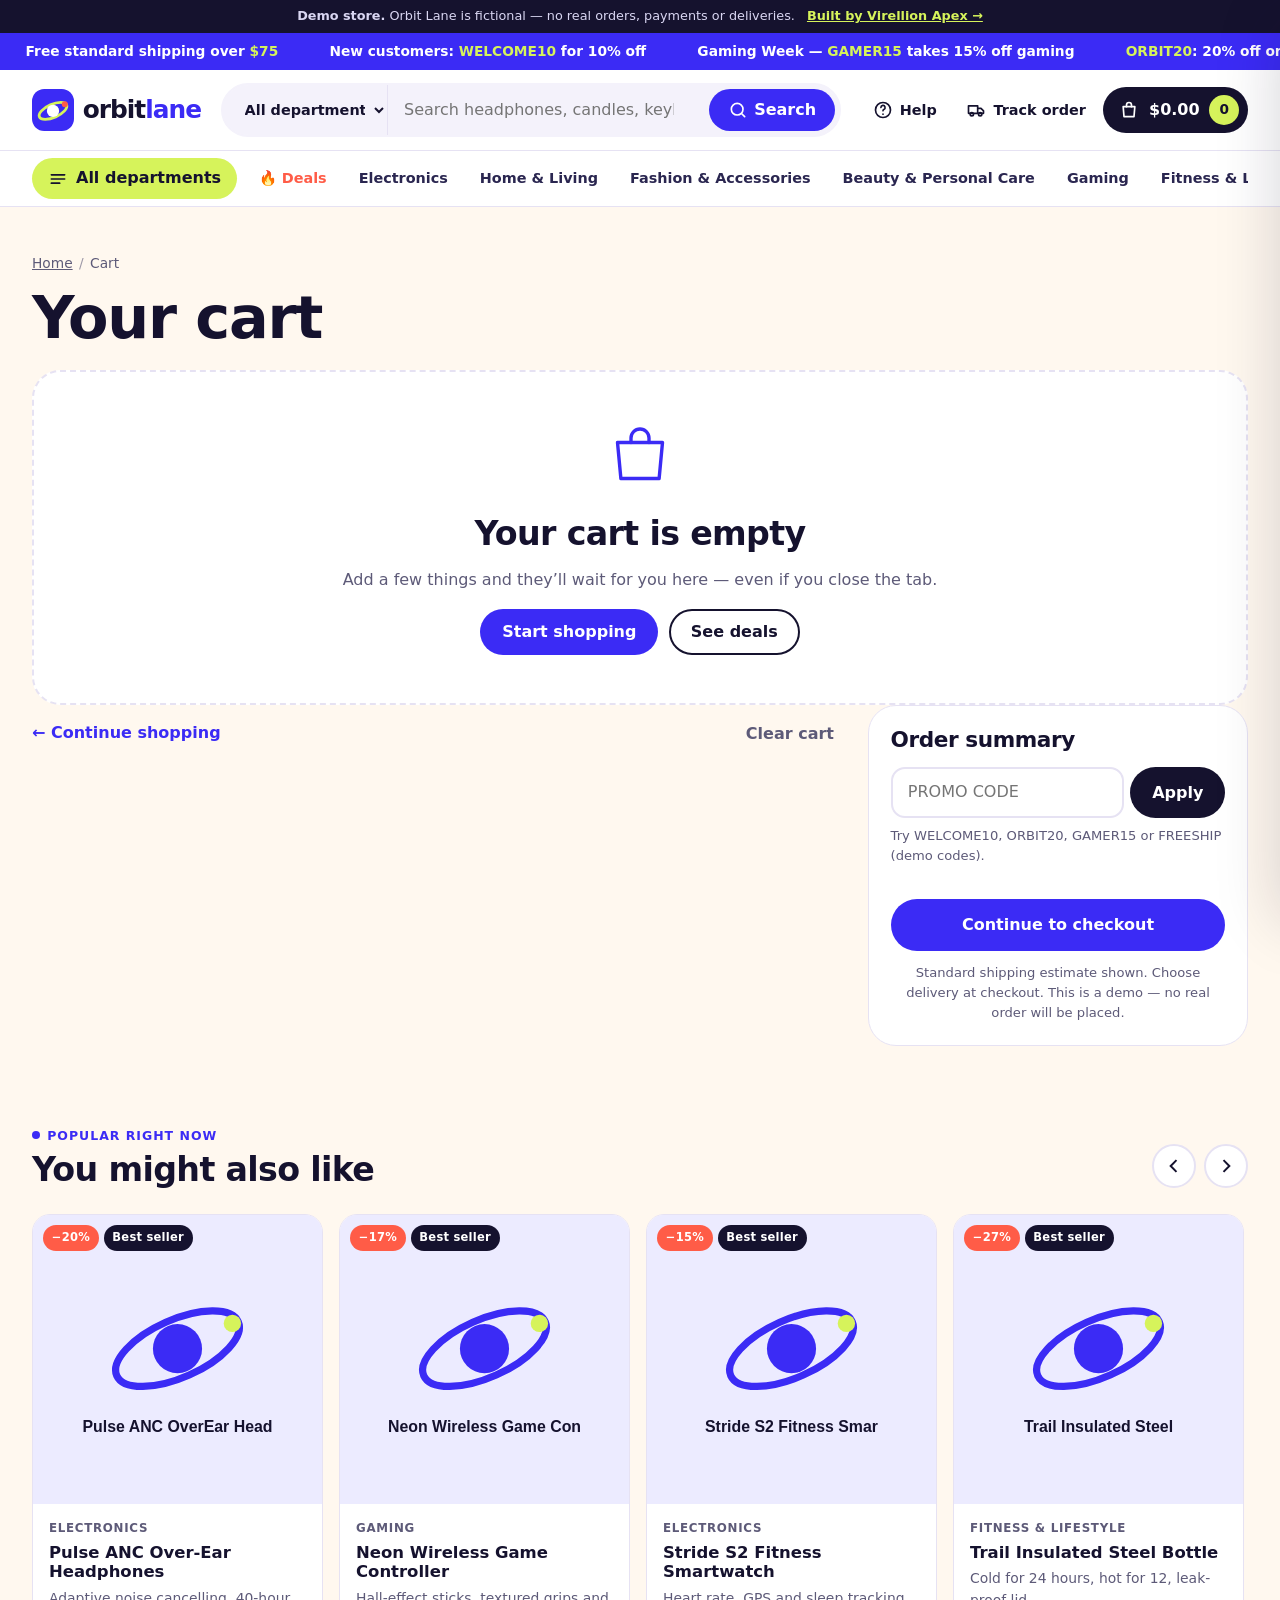
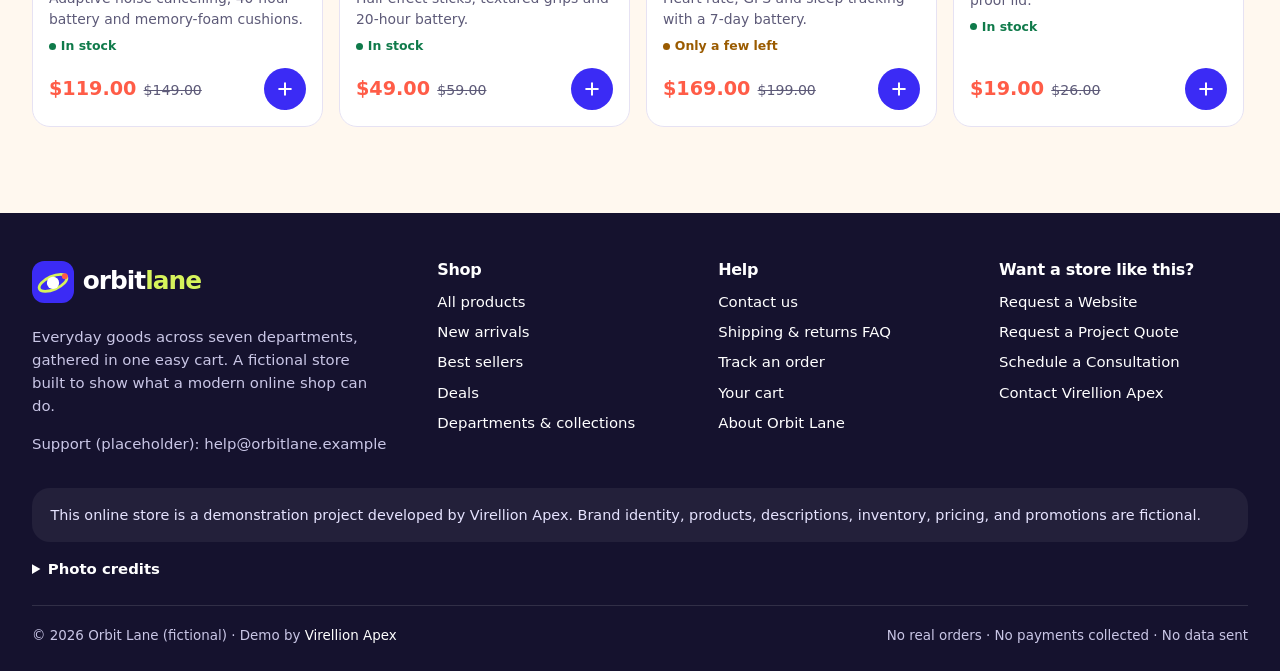
<file: cart.html>
<!DOCTYPE html>
<html lang="en" class="no-js">
<head>
<meta charset="utf-8">
<meta name="viewport" content="width=device-width, initial-scale=1">
<meta http-equiv="Content-Security-Policy" content="default-src 'self'; script-src 'self'; style-src 'self' 'unsafe-inline' https://fonts.googleapis.com; font-src 'self' https://fonts.gstatic.com; img-src 'self' data: https://images.unsplash.com; connect-src 'self'; base-uri 'self'; form-action 'self'; object-src 'none'">
<meta name="referrer" content="strict-origin-when-cross-origin">
<title>Your cart | Orbit Lane (Demo Store)</title>
<meta name="description" content="Review your Orbit Lane demo cart, update quantities, apply promo codes and see your order summary.">
<meta name="robots" content="noindex">
<link rel="canonical" href="https://lilmoniisenterprise.github.io/retail-demo/cart.html">
<meta name="theme-color" content="#3b2bf5">
<meta property="og:type" content="website">
<meta property="og:site_name" content="Orbit Lane — a Virellion Apex demo">
<meta property="og:title" content="Your cart | Orbit Lane (Demo Store)">
<meta property="og:description" content="Review your Orbit Lane demo cart, update quantities, apply promo codes and see your order summary.">
<meta property="og:url" content="https://lilmoniisenterprise.github.io/retail-demo/cart.html">
<meta property="og:image" content="https://lilmoniisenterprise.github.io/retail-demo/images/og-image.png">
<meta property="og:image:width" content="1200">
<meta property="og:image:height" content="630">
<meta property="og:image:alt" content="Orbit Lane demo store by Virellion Apex">
<meta name="twitter:card" content="summary_large_image">
<meta name="twitter:title" content="Your cart | Orbit Lane (Demo Store)">
<meta name="twitter:description" content="Review your Orbit Lane demo cart, update quantities, apply promo codes and see your order summary.">
<meta name="twitter:image" content="https://lilmoniisenterprise.github.io/retail-demo/images/og-image.png">
<link rel="icon" href="assets/favicon.svg" type="image/svg+xml">
<link rel="icon" href="assets/favicon-32.png" sizes="32x32" type="image/png">
<link rel="apple-touch-icon" href="assets/apple-touch-icon.png">
<link rel="manifest" href="site.webmanifest">
<link rel="preconnect" href="https://fonts.googleapis.com">
<link rel="preconnect" href="https://fonts.gstatic.com" crossorigin>
<link rel="preconnect" href="https://images.unsplash.com">
<link rel="stylesheet" href="https://fonts.googleapis.com/css2?family=Bricolage+Grotesque:opsz,wght@12..96,600;12..96,700;12..96,800&family=Figtree:wght@400;500;600;700;800&display=swap">
<link rel="stylesheet" href="css/style.css">

</head>
<body data-page="cart">
<a class="skip" href="#main">Skip to content</a>
<div class="demo-bar"><div class="wrap"><span><strong>Demo store.</strong> Orbit Lane is fictional — no real orders, payments or deliveries.</span><a href="https://virellionapex.com" rel="noopener">Built by Virellion Apex →</a></div></div>
<div class="ticker" aria-label="Current promotions"><div class="ticker-track" aria-hidden="true"><span>Free standard shipping over <b>$75</b></span><span>New customers: <b>WELCOME10</b> for 10% off</span><span>Gaming Week — <b>GAMER15</b> takes 15% off gaming</span><span><b>ORBIT20</b>: 20% off orders $100+</span><span>The Cozy Season Edit is here</span><span>Flash deals end at midnight</span><span>Free standard shipping over <b>$75</b></span><span>New customers: <b>WELCOME10</b> for 10% off</span><span>Gaming Week — <b>GAMER15</b> takes 15% off gaming</span><span><b>ORBIT20</b>: 20% off orders $100+</span><span>The Cozy Season Edit is here</span><span>Flash deals end at midnight</span></div><p class="sr-only">Promotions: free standard shipping over $75; codes WELCOME10, GAMER15, ORBIT20 and FREESHIP (demo).</p></div>
<header class="masthead">
  <div class="wrap mast-row">
    <a class="brand" href="index.html" aria-label="Orbit Lane home"><svg viewBox="0 0 48 48" aria-hidden="true"><rect width="48" height="48" rx="14" fill="#3b2bf5"/><ellipse cx="24" cy="25" rx="17" ry="7.5" fill="none" stroke="#d6f35b" stroke-width="3.2" transform="rotate(-24 24 25)"/><circle cx="24" cy="25" r="7" fill="#fff"/><circle cx="37.5" cy="17.5" r="3.4" fill="#ff5c47"/></svg><span class="brand-word">orbit<span>lane</span></span></a>
    <form class="search" role="search" action="shop.html" autocomplete="off">
      <label class="sr-only" for="hs-cat">Department</label>
      <select id="hs-cat" name="cat"><option value="">All departments</option><option value="electronics">Electronics</option><option value="home">Home & Living</option><option value="fashion">Fashion & Accessories</option><option value="beauty">Beauty & Personal Care</option><option value="gaming">Gaming</option><option value="fitness">Fitness & Lifestyle</option><option value="toys">Toys & Essentials</option></select>
      <label class="sr-only" for="hs-q">Search products</label>
      <input id="hs-q" name="q" type="search" placeholder="Search headphones, candles, keyboards…" role="combobox" aria-autocomplete="list" aria-expanded="false" aria-controls="hs-suggest">
      <button type="submit"><svg class="icon" viewBox="0 0 24 24" fill="none" stroke="currentColor" stroke-width="2" stroke-linecap="round" stroke-linejoin="round" aria-hidden="true"><circle cx="11" cy="11" r="7"/><path d="M20 20l-3.5-3.5"/></svg><span class="lbl">Search</span></button>
      <div class="suggest" id="hs-suggest" role="listbox" aria-label="Suggestions"></div>
    </form>
    <div class="mast-actions">
      <a class="mast-link" href="contact.html"><svg class="icon" viewBox="0 0 24 24" fill="none" stroke="currentColor" stroke-width="2" stroke-linecap="round" stroke-linejoin="round" aria-hidden="true"><circle cx="12" cy="12" r="9"/><path d="M9.5 9a2.5 2.5 0 1 1 3.5 2.3c-.7.3-1 .9-1 1.7M12 17h.01"/></svg><span class="lbl">Help</span></a>
      <a class="mast-link" href="contact.html#track"><svg class="icon" viewBox="0 0 24 24" fill="none" stroke="currentColor" stroke-width="2" stroke-linecap="round" stroke-linejoin="round" aria-hidden="true"><path d="M3 7h11v9H3zM14 10h4l3 3v3h-7"/><circle cx="7" cy="17" r="2"/><circle cx="17" cy="17" r="2"/></svg><span class="lbl">Track order</span></a>
      <button class="cart-btn" type="button" data-open-cart aria-haspopup="dialog" aria-controls="cart-drawer"><svg class="icon" viewBox="0 0 24 24" fill="none" stroke="currentColor" stroke-width="2" stroke-linecap="round" stroke-linejoin="round" aria-hidden="true"><path d="M5 8h14l-1 12H6z"/><path d="M9 8V6a3 3 0 0 1 6 0v2"/></svg><span class="ctext" data-cart-sub>$0.00</span><span class="count" data-cart-count>0</span></button>
    </div>
  </div>
  <nav class="dept-bar" aria-label="Departments">
    <div class="wrap dept-row">
      <button class="dept-all" type="button" aria-expanded="false" aria-controls="mega"><svg class="icon" viewBox="0 0 24 24" fill="none" stroke="currentColor" stroke-width="2" stroke-linecap="round" stroke-linejoin="round" aria-hidden="true"><path d="M4 7h16M4 12h16M4 17h10"/></svg><span class="lbl">All departments</span><span class="sr-only">All departments</span></button>
      <div class="chips">
        <a class="chip hot" href="shop.html?sale=1">🔥 Deals</a><a class="chip" href="shop.html?cat=electronics">Electronics</a><a class="chip" href="shop.html?cat=home">Home & Living</a><a class="chip" href="shop.html?cat=fashion">Fashion & Accessories</a><a class="chip" href="shop.html?cat=beauty">Beauty & Personal Care</a><a class="chip" href="shop.html?cat=gaming">Gaming</a><a class="chip" href="shop.html?cat=fitness">Fitness & Lifestyle</a><a class="chip" href="shop.html?cat=toys">Toys & Essentials</a>
        <a class="chip" href="categories.html">Collections</a>
        <a class="chip" href="about.html">About</a>
        <a class="chip" href="contact.html">Contact</a>
      </div>
    </div>
    <div class="mega" id="mega"><div class="wrap"><div class="mega-grid"></div></div></div>
  </nav>
</header>
<main id="main">
<div class="wrap">
  <div class="page-head">
    <ol class="crumbs"><li><a href="index.html">Home</a></li><li aria-current="page">Cart</li></ol>
    <h1 style="margin:0">Your cart <span id="cart-heading-count" class="muted" style="font-size:.6em"></span></h1>
  </div>
  <div id="cart-empty" class="empty" hidden>
    <svg viewBox="0 0 64 64" fill="none" stroke="currentColor" stroke-width="3" stroke-linecap="round" stroke-linejoin="round" aria-hidden="true"><path d="M12 20h40l-3 32H15z"/><path d="M24 20v-4a8 8 0 0 1 16 0v4"/></svg>
    <h2>Your cart is empty</h2>
    <p class="muted">Add a few things and they’ll wait for you here — even if you close the tab.</p>
    <div class="hero-actions" style="justify-content:center"><a class="btn btn-primary" href="shop.html">Start shopping</a><a class="btn btn-ghost" href="shop.html?sale=1">See deals</a></div>
  </div>
  <div class="cart-layout" id="cart-wrap" hidden>
    <section aria-label="Cart items">
      <div id="cart-meter"></div>
      <ul class="line-items" id="cart-lines"></ul>
      <div style="display:flex;justify-content:space-between;gap:1rem;margin-top:1rem;flex-wrap:wrap"><a class="link" href="shop.html">← Continue shopping</a><button class="link" type="button" id="clear-cart" style="background:none;border:0;color:var(--muted)">Clear cart</button></div>
    </section>
    <aside class="summary" id="cart-summary" aria-labelledby="sum-h">
      <h2 id="sum-h">Order summary</h2>
      <div class="applied-wrap"></div>
      <form class="promo-form" novalidate><label class="sr-only" for="promo">Promo code</label><input class="input" id="promo" name="promo" placeholder="Promo code" autocomplete="off"><button class="btn btn-dark" type="submit">Apply</button></form>
      <p class="promo-msg notice" role="status" hidden></p>
      <p class="muted" style="font-size:.82rem;margin:.2rem 0 1rem">Try WELCOME10, ORBIT20, GAMER15 or FREESHIP (demo codes).</p>
      <div id="cart-summary-body"></div>
      <a class="btn btn-primary btn-block" href="checkout.html" style="margin-top:1rem;min-height:52px">Continue to checkout</a>
      <p class="muted" style="font-size:.82rem;margin:.75rem 0 0;text-align:center">Standard shipping estimate shown. Choose delivery at checkout. This is a demo — no real order will be placed.</p>
    </aside>
  </div>
  <section class="section-tight" aria-labelledby="recs-h">
    <div class="sec-head"><div><span class="eyebrow">Popular right now</span><h2 id="recs-h">You might also like</h2></div>
      <div class="sec-tools"><button class="rail-btn" type="button" data-rail-prev="rail-recs" aria-label="Scroll left"><svg class="icon" viewBox="0 0 24 24" fill="none" stroke="currentColor" stroke-width="2.4"><path d="M15 5l-7 7 7 7"/></svg></button><button class="rail-btn" type="button" data-rail-next="rail-recs" aria-label="Scroll right"><svg class="icon" viewBox="0 0 24 24" fill="none" stroke="currentColor" stroke-width="2.4"><path d="M9 5l7 7-7 7"/></svg></button></div></div>
    <div class="rail" id="rail-recs"></div>
  </section>
</div>
</main>
<footer class="footer">
  <div class="wrap">
    <div class="foot-grid">
      <div>
        <a class="brand" href="index.html" aria-label="Orbit Lane home"><svg viewBox="0 0 48 48" aria-hidden="true"><rect width="48" height="48" rx="14" fill="#3b2bf5"/><ellipse cx="24" cy="25" rx="17" ry="7.5" fill="none" stroke="#d6f35b" stroke-width="3.2" transform="rotate(-24 24 25)"/><circle cx="24" cy="25" r="7" fill="#fff"/><circle cx="37.5" cy="17.5" r="3.4" fill="#ff5c47"/></svg><span class="brand-word">orbit<span>lane</span></span></a>
        <p style="margin-top:1rem;max-width:36ch">Everyday goods across seven departments, gathered in one easy cart. A fictional store built to show what a modern online shop can do.</p>
        <p style="margin:0">Support (placeholder): <span>help@orbitlane.example</span></p>
      </div>
      <div><h2>Shop</h2><ul>
        <li><a href="shop.html">All products</a></li><li><a href="shop.html?collection=new">New arrivals</a></li>
        <li><a href="shop.html?collection=best">Best sellers</a></li><li><a href="shop.html?sale=1">Deals</a></li><li><a href="categories.html">Departments &amp; collections</a></li></ul></div>
      <div><h2>Help</h2><ul>
        <li><a href="contact.html">Contact us</a></li><li><a href="contact.html#faq">Shipping &amp; returns FAQ</a></li>
        <li><a href="contact.html#track">Track an order</a></li><li><a href="cart.html">Your cart</a></li><li><a href="about.html">About Orbit Lane</a></li></ul></div>
      <div><h2>Want a store like this?</h2><ul>
        <li><a href="https://calendly.com/virellionapex/free-consultation" rel="noopener">Request a Website</a></li>
        <li><a href="https://calendly.com/virellionapex/free-consultation" rel="noopener">Request a Project Quote</a></li>
        <li><a href="https://calendly.com/virellionapex/free-consultation" rel="noopener">Schedule a Consultation</a></li>
        <li><a href="https://calendly.com/virellionapex/free-consultation" rel="noopener">Contact Virellion Apex</a></li></ul></div>
    </div>
    <p class="disclaimer">This online store is a demonstration project developed by Virellion Apex. Brand identity, products, descriptions, inventory, pricing, and promotions are fictional.</p>
    <details style="margin-top:1rem"><summary style="cursor:pointer;font-weight:700;color:#fff">Photo credits</summary><p style="margin:.5rem 0 0">Product and hero photography from Unsplash, used under the Unsplash License. Photos show generic items and don’t represent the fictional products’ real makers.</p><ul class="credits-list" id="photo-credits"></ul></details>
    <div class="foot-bottom"><span>© 2026 Orbit Lane (fictional) · Demo by <a href="https://virellionapex.com" rel="noopener">Virellion Apex</a></span><span>No real orders · No payments collected · No data sent</span></div>
  </div>
</footer>
<nav class="tabbar" aria-label="Quick navigation">
  <a href="index.html"><svg class="icon" viewBox="0 0 24 24" fill="none" stroke="currentColor" stroke-width="2" stroke-linecap="round" stroke-linejoin="round" aria-hidden="true"><path d="M3 11l9-7 9 7v9a1 1 0 0 1-1 1h-5v-6h-6v6H4a1 1 0 0 1-1-1z"/></svg><span>Home</span></a>
  <a href="shop.html"><svg class="icon" viewBox="0 0 24 24" fill="none" stroke="currentColor" stroke-width="2" stroke-linecap="round" stroke-linejoin="round" aria-hidden="true"><path d="M4 7h16l-1.5 6h-13zM6 13l-1 4h14"/><circle cx="8" cy="20" r="1.3"/><circle cx="17" cy="20" r="1.3"/></svg><span>Shop</span></a>
  <a href="categories.html"><svg class="icon" viewBox="0 0 24 24" fill="none" stroke="currentColor" stroke-width="2" stroke-linecap="round" stroke-linejoin="round" aria-hidden="true"><rect x="3" y="3" width="7" height="7" rx="1.5"/><rect x="14" y="3" width="7" height="7" rx="1.5"/><rect x="3" y="14" width="7" height="7" rx="1.5"/><rect x="14" y="14" width="7" height="7" rx="1.5"/></svg><span>Departments</span></a>
  <a href="cart.html" aria-current="page"><svg class="icon" viewBox="0 0 24 24" fill="none" stroke="currentColor" stroke-width="2" stroke-linecap="round" stroke-linejoin="round" aria-hidden="true"><path d="M5 8h14l-1 12H6z"/><path d="M9 8V6a3 3 0 0 1 6 0v2"/></svg><span>Cart</span><span class="tcount" data-cart-count hidden>0</span></a>
</nav>
<div class="drawer-back"></div>
<aside class="drawer" id="cart-drawer" role="dialog" aria-modal="true" aria-labelledby="drawer-title" aria-hidden="true" inert>
  <div class="drawer-head"><h2 id="drawer-title">Your cart</h2><button class="icon-btn drawer-close" type="button" aria-label="Close cart"><svg class="icon" viewBox="0 0 24 24" fill="none" stroke="currentColor" stroke-width="2" stroke-linecap="round" stroke-linejoin="round" aria-hidden="true"><path d="M6 6l12 12M18 6L6 18"/></svg></button></div>
  <div class="drawer-body"></div>
  <div class="drawer-foot" hidden>
    <div style="display:flex;justify-content:space-between;font-weight:800;font-size:1.1rem"><span>Subtotal</span><span data-drawer-sub>$0.00</span></div>
    <p class="muted" style="margin:0;font-size:.85rem">Shipping, promo codes and tax are calculated in the cart.</p>
    <a class="btn btn-primary btn-block" href="checkout.html">Checkout (demo)</a>
    <a class="btn btn-ghost btn-block" href="cart.html">View full cart</a>
  </div>
</aside>
<script src="js/script.js" defer></script>
</body>
</html>
</file>
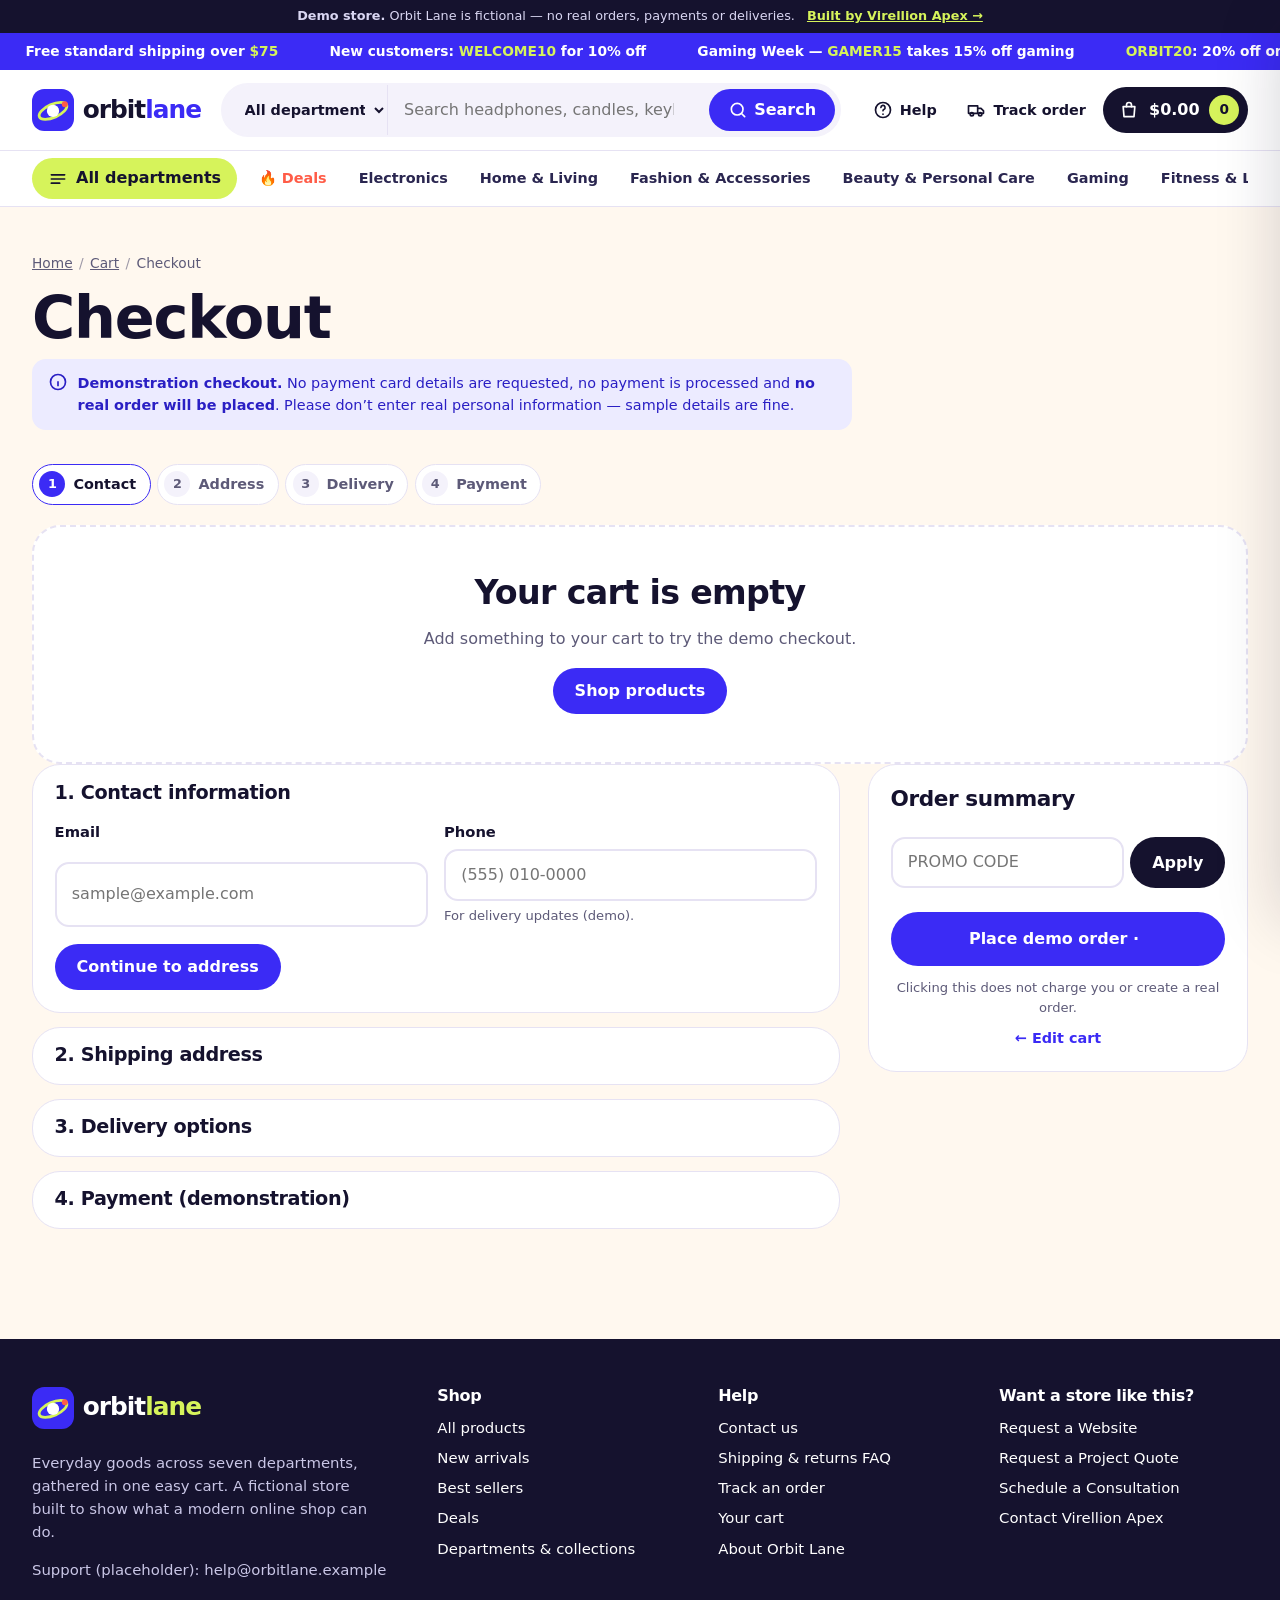
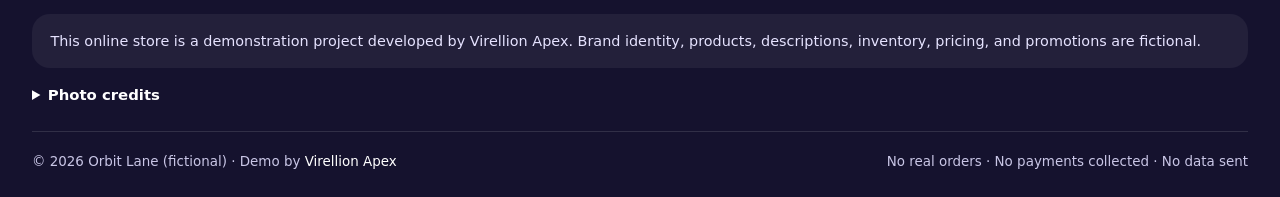
<file: checkout.html>
<!DOCTYPE html>
<html lang="en" class="no-js">
<head>
<meta charset="utf-8">
<meta name="viewport" content="width=device-width, initial-scale=1">
<meta http-equiv="Content-Security-Policy" content="default-src 'self'; script-src 'self'; style-src 'self' 'unsafe-inline' https://fonts.googleapis.com; font-src 'self' https://fonts.gstatic.com; img-src 'self' data: https://images.unsplash.com; connect-src 'self'; base-uri 'self'; form-action 'self'; object-src 'none'">
<meta name="referrer" content="strict-origin-when-cross-origin">
<title>Checkout (demo) | Orbit Lane</title>
<meta name="description" content="Demonstration checkout for the Orbit Lane demo store. No payment is collected and no real order is placed.">
<meta name="robots" content="noindex">
<link rel="canonical" href="https://lilmoniisenterprise.github.io/retail-demo/checkout.html">
<meta name="theme-color" content="#3b2bf5">
<meta property="og:type" content="website">
<meta property="og:site_name" content="Orbit Lane — a Virellion Apex demo">
<meta property="og:title" content="Checkout (demo) | Orbit Lane">
<meta property="og:description" content="Demonstration checkout for the Orbit Lane demo store. No payment is collected and no real order is placed.">
<meta property="og:url" content="https://lilmoniisenterprise.github.io/retail-demo/checkout.html">
<meta property="og:image" content="https://lilmoniisenterprise.github.io/retail-demo/images/og-image.png">
<meta property="og:image:width" content="1200">
<meta property="og:image:height" content="630">
<meta property="og:image:alt" content="Orbit Lane demo store by Virellion Apex">
<meta name="twitter:card" content="summary_large_image">
<meta name="twitter:title" content="Checkout (demo) | Orbit Lane">
<meta name="twitter:description" content="Demonstration checkout for the Orbit Lane demo store. No payment is collected and no real order is placed.">
<meta name="twitter:image" content="https://lilmoniisenterprise.github.io/retail-demo/images/og-image.png">
<link rel="icon" href="assets/favicon.svg" type="image/svg+xml">
<link rel="icon" href="assets/favicon-32.png" sizes="32x32" type="image/png">
<link rel="apple-touch-icon" href="assets/apple-touch-icon.png">
<link rel="manifest" href="site.webmanifest">
<link rel="preconnect" href="https://fonts.googleapis.com">
<link rel="preconnect" href="https://fonts.gstatic.com" crossorigin>
<link rel="preconnect" href="https://images.unsplash.com">
<link rel="stylesheet" href="https://fonts.googleapis.com/css2?family=Bricolage+Grotesque:opsz,wght@12..96,600;12..96,700;12..96,800&family=Figtree:wght@400;500;600;700;800&display=swap">
<link rel="stylesheet" href="css/style.css">

</head>
<body data-page="checkout">
<a class="skip" href="#main">Skip to content</a>
<div class="demo-bar"><div class="wrap"><span><strong>Demo store.</strong> Orbit Lane is fictional — no real orders, payments or deliveries.</span><a href="https://virellionapex.com" rel="noopener">Built by Virellion Apex →</a></div></div>
<div class="ticker" aria-label="Current promotions"><div class="ticker-track" aria-hidden="true"><span>Free standard shipping over <b>$75</b></span><span>New customers: <b>WELCOME10</b> for 10% off</span><span>Gaming Week — <b>GAMER15</b> takes 15% off gaming</span><span><b>ORBIT20</b>: 20% off orders $100+</span><span>The Cozy Season Edit is here</span><span>Flash deals end at midnight</span><span>Free standard shipping over <b>$75</b></span><span>New customers: <b>WELCOME10</b> for 10% off</span><span>Gaming Week — <b>GAMER15</b> takes 15% off gaming</span><span><b>ORBIT20</b>: 20% off orders $100+</span><span>The Cozy Season Edit is here</span><span>Flash deals end at midnight</span></div><p class="sr-only">Promotions: free standard shipping over $75; codes WELCOME10, GAMER15, ORBIT20 and FREESHIP (demo).</p></div>
<header class="masthead">
  <div class="wrap mast-row">
    <a class="brand" href="index.html" aria-label="Orbit Lane home"><svg viewBox="0 0 48 48" aria-hidden="true"><rect width="48" height="48" rx="14" fill="#3b2bf5"/><ellipse cx="24" cy="25" rx="17" ry="7.5" fill="none" stroke="#d6f35b" stroke-width="3.2" transform="rotate(-24 24 25)"/><circle cx="24" cy="25" r="7" fill="#fff"/><circle cx="37.5" cy="17.5" r="3.4" fill="#ff5c47"/></svg><span class="brand-word">orbit<span>lane</span></span></a>
    <form class="search" role="search" action="shop.html" autocomplete="off">
      <label class="sr-only" for="hs-cat">Department</label>
      <select id="hs-cat" name="cat"><option value="">All departments</option><option value="electronics">Electronics</option><option value="home">Home & Living</option><option value="fashion">Fashion & Accessories</option><option value="beauty">Beauty & Personal Care</option><option value="gaming">Gaming</option><option value="fitness">Fitness & Lifestyle</option><option value="toys">Toys & Essentials</option></select>
      <label class="sr-only" for="hs-q">Search products</label>
      <input id="hs-q" name="q" type="search" placeholder="Search headphones, candles, keyboards…" role="combobox" aria-autocomplete="list" aria-expanded="false" aria-controls="hs-suggest">
      <button type="submit"><svg class="icon" viewBox="0 0 24 24" fill="none" stroke="currentColor" stroke-width="2" stroke-linecap="round" stroke-linejoin="round" aria-hidden="true"><circle cx="11" cy="11" r="7"/><path d="M20 20l-3.5-3.5"/></svg><span class="lbl">Search</span></button>
      <div class="suggest" id="hs-suggest" role="listbox" aria-label="Suggestions"></div>
    </form>
    <div class="mast-actions">
      <a class="mast-link" href="contact.html"><svg class="icon" viewBox="0 0 24 24" fill="none" stroke="currentColor" stroke-width="2" stroke-linecap="round" stroke-linejoin="round" aria-hidden="true"><circle cx="12" cy="12" r="9"/><path d="M9.5 9a2.5 2.5 0 1 1 3.5 2.3c-.7.3-1 .9-1 1.7M12 17h.01"/></svg><span class="lbl">Help</span></a>
      <a class="mast-link" href="contact.html#track"><svg class="icon" viewBox="0 0 24 24" fill="none" stroke="currentColor" stroke-width="2" stroke-linecap="round" stroke-linejoin="round" aria-hidden="true"><path d="M3 7h11v9H3zM14 10h4l3 3v3h-7"/><circle cx="7" cy="17" r="2"/><circle cx="17" cy="17" r="2"/></svg><span class="lbl">Track order</span></a>
      <button class="cart-btn" type="button" data-open-cart aria-haspopup="dialog" aria-controls="cart-drawer"><svg class="icon" viewBox="0 0 24 24" fill="none" stroke="currentColor" stroke-width="2" stroke-linecap="round" stroke-linejoin="round" aria-hidden="true"><path d="M5 8h14l-1 12H6z"/><path d="M9 8V6a3 3 0 0 1 6 0v2"/></svg><span class="ctext" data-cart-sub>$0.00</span><span class="count" data-cart-count>0</span></button>
    </div>
  </div>
  <nav class="dept-bar" aria-label="Departments">
    <div class="wrap dept-row">
      <button class="dept-all" type="button" aria-expanded="false" aria-controls="mega"><svg class="icon" viewBox="0 0 24 24" fill="none" stroke="currentColor" stroke-width="2" stroke-linecap="round" stroke-linejoin="round" aria-hidden="true"><path d="M4 7h16M4 12h16M4 17h10"/></svg><span class="lbl">All departments</span><span class="sr-only">All departments</span></button>
      <div class="chips">
        <a class="chip hot" href="shop.html?sale=1">🔥 Deals</a><a class="chip" href="shop.html?cat=electronics">Electronics</a><a class="chip" href="shop.html?cat=home">Home & Living</a><a class="chip" href="shop.html?cat=fashion">Fashion & Accessories</a><a class="chip" href="shop.html?cat=beauty">Beauty & Personal Care</a><a class="chip" href="shop.html?cat=gaming">Gaming</a><a class="chip" href="shop.html?cat=fitness">Fitness & Lifestyle</a><a class="chip" href="shop.html?cat=toys">Toys & Essentials</a>
        <a class="chip" href="categories.html">Collections</a>
        <a class="chip" href="about.html">About</a>
        <a class="chip" href="contact.html">Contact</a>
      </div>
    </div>
    <div class="mega" id="mega"><div class="wrap"><div class="mega-grid"></div></div></div>
  </nav>
</header>
<main id="main">
<div class="wrap">
  <div class="page-head">
    <ol class="crumbs"><li><a href="index.html">Home</a></li><li><a href="cart.html">Cart</a></li><li aria-current="page">Checkout</li></ol>
    <h1 style="margin:0 0 .6rem">Checkout</h1>
    <p class="notice notice-info" style="max-width:820px"><svg class="icon" viewBox="0 0 24 24" fill="none" stroke="currentColor" stroke-width="2"><circle cx="12" cy="12" r="9"/><path d="M12 8h.01M11 12h1v4h1"/></svg><span><strong>Demonstration checkout.</strong> No payment card details are requested, no payment is processed and <strong>no real order will be placed</strong>. Please don’t enter real personal information — sample details are fine.</span></p>
  </div>
  <ol class="steps" aria-label="Checkout progress"><li class="current" aria-current="step">Contact</li><li>Address</li><li>Delivery</li><li>Payment</li></ol>

  <div id="co-empty" class="empty" hidden><h2>Your cart is empty</h2><p class="muted">Add something to your cart to try the demo checkout.</p><a class="btn btn-primary" href="shop.html">Shop products</a></div>
  <div id="co-confirm" class="confirm" hidden tabindex="-1"></div>

  <form id="checkout-form" novalidate>
    <div class="cart-layout" id="co-layout">
      <div>
        <section class="co-panel" aria-labelledby="co1">
          <h2 id="co1">1. Contact information <button class="link edit" type="button" hidden style="background:none;border:0">Edit</button></h2>
          <p class="recap"></p>
          <div class="co-body"><div class="form-grid">
            <div class="field"><label for="email">Email</label><input class="input" id="email" name="email" type="email" autocomplete="email" required data-rules="email" placeholder="sample@example.com" aria-describedby="email-err"><span class="error-msg" id="email-err"></span></div>
            <div class="field"><label for="phone">Phone</label><input class="input" id="phone" name="phone" type="tel" autocomplete="tel" required data-rules="phone" placeholder="(555) 010-0000" aria-describedby="phone-hint phone-err"><span class="hint" id="phone-hint">For delivery updates (demo).</span><span class="error-msg" id="phone-err"></span></div>
          </div>
          <button class="btn btn-primary" type="button" data-next style="margin-top:1.1rem">Continue to address</button></div>
        </section>

        <section class="co-panel collapsed" aria-labelledby="co2">
          <h2 id="co2">2. Shipping address <button class="link edit" type="button" hidden style="background:none;border:0">Edit</button></h2>
          <p class="recap"></p>
          <div class="co-body"><div class="form-grid">
            <div class="field"><label for="firstName">First name</label><input class="input" id="firstName" name="firstName" autocomplete="given-name" required data-rules="name" aria-describedby="fn-err"><span class="error-msg" id="fn-err"></span></div>
            <div class="field"><label for="lastName">Last name</label><input class="input" id="lastName" name="lastName" autocomplete="family-name" required data-rules="name" aria-describedby="ln-err"><span class="error-msg" id="ln-err"></span></div>
            <div class="field full"><label for="address1">Street address</label><input class="input" id="address1" name="address1" autocomplete="address-line1" required data-rules="name" placeholder="123 Sample Street" aria-describedby="a1-err"><span class="error-msg" id="a1-err"></span></div>
            <div class="field full"><label for="address2">Apartment, suite, etc. <span class="muted">(optional)</span></label><input class="input" id="address2" name="address2" autocomplete="address-line2"></div>
            <div class="field"><label for="city">City</label><input class="input" id="city" name="city" autocomplete="address-level2" required data-rules="name" aria-describedby="city-err"><span class="error-msg" id="city-err"></span></div>
            <div class="field"><label for="state">State</label><select class="select" id="state" name="state" autocomplete="address-level1" required aria-describedby="st-err"><option value="">Select…</option><option>AL</option><option>AK</option><option>AZ</option><option>AR</option><option>CA</option><option>CO</option><option>CT</option><option>DE</option><option>DC</option><option>FL</option><option>GA</option><option>HI</option><option>ID</option><option>IL</option><option>IN</option><option>IA</option><option>KS</option><option>KY</option><option>LA</option><option>ME</option><option>MD</option><option>MA</option><option>MI</option><option>MN</option><option>MS</option><option>MO</option><option>MT</option><option>NE</option><option>NV</option><option>NH</option><option>NJ</option><option>NM</option><option>NY</option><option>NC</option><option>ND</option><option>OH</option><option>OK</option><option>OR</option><option>PA</option><option>RI</option><option>SC</option><option>SD</option><option>TN</option><option>TX</option><option>UT</option><option>VT</option><option>VA</option><option>WA</option><option>WV</option><option>WI</option><option>WY</option></select><span class="error-msg" id="st-err"></span></div>
            <div class="field"><label for="zip">ZIP code</label><input class="input" id="zip" name="zip" inputmode="numeric" autocomplete="postal-code" required data-rules="zip" placeholder="00000" aria-describedby="zip-err"><span class="error-msg" id="zip-err"></span></div>
            <div class="field"><span class="label">Country</span><input class="input" value="United States (demo)" disabled aria-label="Country"></div>
          </div>
          <button class="btn btn-primary" type="button" data-next style="margin-top:1.1rem">Continue to delivery</button></div>
        </section>

        <section class="co-panel collapsed" aria-labelledby="co3">
          <h2 id="co3">3. Delivery options <button class="link edit" type="button" hidden style="background:none;border:0">Edit</button></h2>
          <p class="recap"></p>
          <div class="co-body">
            <fieldset style="border:0;padding:0;margin:0" class="field"><legend class="sr-only">Delivery method</legend><div class="radio-cards" id="delivery-options"></div><span class="error-msg"></span></fieldset>
            <p class="notice notice-info" id="pickup-note" hidden style="margin-top:.8rem">Store pickup is part of the demo — the store location is fictional. We still use your address for the demo receipt.</p>
            <button class="btn btn-primary" type="button" data-next style="margin-top:1.1rem">Continue to payment</button>
          </div>
        </section>

        <section class="co-panel collapsed" aria-labelledby="co4">
          <h2 id="co4">4. Payment (demonstration) <button class="link edit" type="button" hidden style="background:none;border:0">Edit</button></h2>
          <p class="recap"></p>
          <div class="co-body">
            <fieldset style="border:0;padding:0;margin:0" class="field"><legend class="label" style="margin-bottom:.5rem">Choose a demo payment method</legend>
              <div class="radio-cards">
                <label class="radio-card"><input type="radio" name="payment" value="card" required><span><strong>Demo card</strong><small>Simulated card payment — no card number needed</small></span><span aria-hidden="true">💳</span></label>
                <label class="radio-card"><input type="radio" name="payment" value="wallet"><span><strong>Demo digital wallet</strong><small>Simulated one-tap wallet</small></span><span aria-hidden="true">📱</span></label>
                <label class="radio-card"><input type="radio" name="payment" value="later"><span><strong>Pay on delivery (demo)</strong><small>Simulated pay-later option</small></span><span aria-hidden="true">📦</span></label>
              </div>
              <span class="error-msg"></span>
            </fieldset>
            <div class="demo-pay pay-detail" data-for="card" hidden><strong>No card fields, on purpose.</strong> A live store would show a secure, hosted payment form from a provider such as Stripe or Shopify Payments here, so card numbers never touch this website.</div>
            <div class="demo-pay pay-detail" data-for="wallet" hidden><strong>Simulated wallet.</strong> In production this would open the provider’s own wallet sheet. Nothing happens in this demo.</div>
            <div class="demo-pay pay-detail" data-for="later" hidden><strong>Simulated pay later.</strong> No payment will be requested — because no order will exist.</div>
            <div class="check-field field" style="margin-top:1rem"><label class="check"><input type="checkbox" name="agree" required data-msg="Please confirm you understand this is a demo."><span>I understand this is a demonstration: no payment will be taken and no real order will be placed.</span></label><span class="error-msg"></span></div>
          </div>
        </section>
        <p class="notice notice-err" id="global-msg" role="alert" hidden></p>
      </div>

      <aside class="summary" id="co-summary" aria-labelledby="cos-h">
        <h2 id="cos-h">Order summary</h2>
        <ul class="mini-items" id="co-items"></ul>
        <div class="applied-wrap"></div>
        <div class="promo-form"><label class="sr-only" for="co-promo">Promo code</label><input class="input" id="co-promo" placeholder="Promo code" autocomplete="off"><button class="btn btn-dark" type="button" data-apply>Apply</button></div>
        <p class="promo-msg notice" role="status" hidden></p>
        <div id="co-summary-body"></div>
        <button class="btn btn-primary btn-block" type="submit" style="margin-top:1rem;min-height:54px">Place demo order · <span id="place-total"></span></button>
        <p class="muted" style="font-size:.82rem;margin:.75rem 0 0;text-align:center">Clicking this does not charge you or create a real order.</p>
        <a class="link" href="cart.html" style="display:block;text-align:center;margin-top:.5rem;font-size:.9rem">← Edit cart</a>
      </aside>
    </div>
  </form>
</div>
</main>
<footer class="footer">
  <div class="wrap">
    <div class="foot-grid">
      <div>
        <a class="brand" href="index.html" aria-label="Orbit Lane home"><svg viewBox="0 0 48 48" aria-hidden="true"><rect width="48" height="48" rx="14" fill="#3b2bf5"/><ellipse cx="24" cy="25" rx="17" ry="7.5" fill="none" stroke="#d6f35b" stroke-width="3.2" transform="rotate(-24 24 25)"/><circle cx="24" cy="25" r="7" fill="#fff"/><circle cx="37.5" cy="17.5" r="3.4" fill="#ff5c47"/></svg><span class="brand-word">orbit<span>lane</span></span></a>
        <p style="margin-top:1rem;max-width:36ch">Everyday goods across seven departments, gathered in one easy cart. A fictional store built to show what a modern online shop can do.</p>
        <p style="margin:0">Support (placeholder): <span>help@orbitlane.example</span></p>
      </div>
      <div><h2>Shop</h2><ul>
        <li><a href="shop.html">All products</a></li><li><a href="shop.html?collection=new">New arrivals</a></li>
        <li><a href="shop.html?collection=best">Best sellers</a></li><li><a href="shop.html?sale=1">Deals</a></li><li><a href="categories.html">Departments &amp; collections</a></li></ul></div>
      <div><h2>Help</h2><ul>
        <li><a href="contact.html">Contact us</a></li><li><a href="contact.html#faq">Shipping &amp; returns FAQ</a></li>
        <li><a href="contact.html#track">Track an order</a></li><li><a href="cart.html">Your cart</a></li><li><a href="about.html">About Orbit Lane</a></li></ul></div>
      <div><h2>Want a store like this?</h2><ul>
        <li><a href="https://calendly.com/virellionapex/free-consultation" rel="noopener">Request a Website</a></li>
        <li><a href="https://calendly.com/virellionapex/free-consultation" rel="noopener">Request a Project Quote</a></li>
        <li><a href="https://calendly.com/virellionapex/free-consultation" rel="noopener">Schedule a Consultation</a></li>
        <li><a href="https://calendly.com/virellionapex/free-consultation" rel="noopener">Contact Virellion Apex</a></li></ul></div>
    </div>
    <p class="disclaimer">This online store is a demonstration project developed by Virellion Apex. Brand identity, products, descriptions, inventory, pricing, and promotions are fictional.</p>
    <details style="margin-top:1rem"><summary style="cursor:pointer;font-weight:700;color:#fff">Photo credits</summary><p style="margin:.5rem 0 0">Product and hero photography from Unsplash, used under the Unsplash License. Photos show generic items and don’t represent the fictional products’ real makers.</p><ul class="credits-list" id="photo-credits"></ul></details>
    <div class="foot-bottom"><span>© 2026 Orbit Lane (fictional) · Demo by <a href="https://virellionapex.com" rel="noopener">Virellion Apex</a></span><span>No real orders · No payments collected · No data sent</span></div>
  </div>
</footer>
<nav class="tabbar" aria-label="Quick navigation">
  <a href="index.html"><svg class="icon" viewBox="0 0 24 24" fill="none" stroke="currentColor" stroke-width="2" stroke-linecap="round" stroke-linejoin="round" aria-hidden="true"><path d="M3 11l9-7 9 7v9a1 1 0 0 1-1 1h-5v-6h-6v6H4a1 1 0 0 1-1-1z"/></svg><span>Home</span></a>
  <a href="shop.html"><svg class="icon" viewBox="0 0 24 24" fill="none" stroke="currentColor" stroke-width="2" stroke-linecap="round" stroke-linejoin="round" aria-hidden="true"><path d="M4 7h16l-1.5 6h-13zM6 13l-1 4h14"/><circle cx="8" cy="20" r="1.3"/><circle cx="17" cy="20" r="1.3"/></svg><span>Shop</span></a>
  <a href="categories.html"><svg class="icon" viewBox="0 0 24 24" fill="none" stroke="currentColor" stroke-width="2" stroke-linecap="round" stroke-linejoin="round" aria-hidden="true"><rect x="3" y="3" width="7" height="7" rx="1.5"/><rect x="14" y="3" width="7" height="7" rx="1.5"/><rect x="3" y="14" width="7" height="7" rx="1.5"/><rect x="14" y="14" width="7" height="7" rx="1.5"/></svg><span>Departments</span></a>
  <a href="cart.html"><svg class="icon" viewBox="0 0 24 24" fill="none" stroke="currentColor" stroke-width="2" stroke-linecap="round" stroke-linejoin="round" aria-hidden="true"><path d="M5 8h14l-1 12H6z"/><path d="M9 8V6a3 3 0 0 1 6 0v2"/></svg><span>Cart</span><span class="tcount" data-cart-count hidden>0</span></a>
</nav>
<div class="drawer-back"></div>
<aside class="drawer" id="cart-drawer" role="dialog" aria-modal="true" aria-labelledby="drawer-title" aria-hidden="true" inert>
  <div class="drawer-head"><h2 id="drawer-title">Your cart</h2><button class="icon-btn drawer-close" type="button" aria-label="Close cart"><svg class="icon" viewBox="0 0 24 24" fill="none" stroke="currentColor" stroke-width="2" stroke-linecap="round" stroke-linejoin="round" aria-hidden="true"><path d="M6 6l12 12M18 6L6 18"/></svg></button></div>
  <div class="drawer-body"></div>
  <div class="drawer-foot" hidden>
    <div style="display:flex;justify-content:space-between;font-weight:800;font-size:1.1rem"><span>Subtotal</span><span data-drawer-sub>$0.00</span></div>
    <p class="muted" style="margin:0;font-size:.85rem">Shipping, promo codes and tax are calculated in the cart.</p>
    <a class="btn btn-primary btn-block" href="checkout.html">Checkout (demo)</a>
    <a class="btn btn-ghost btn-block" href="cart.html">View full cart</a>
  </div>
</aside>
<script src="js/script.js" defer></script>
</body>
</html>
</file>
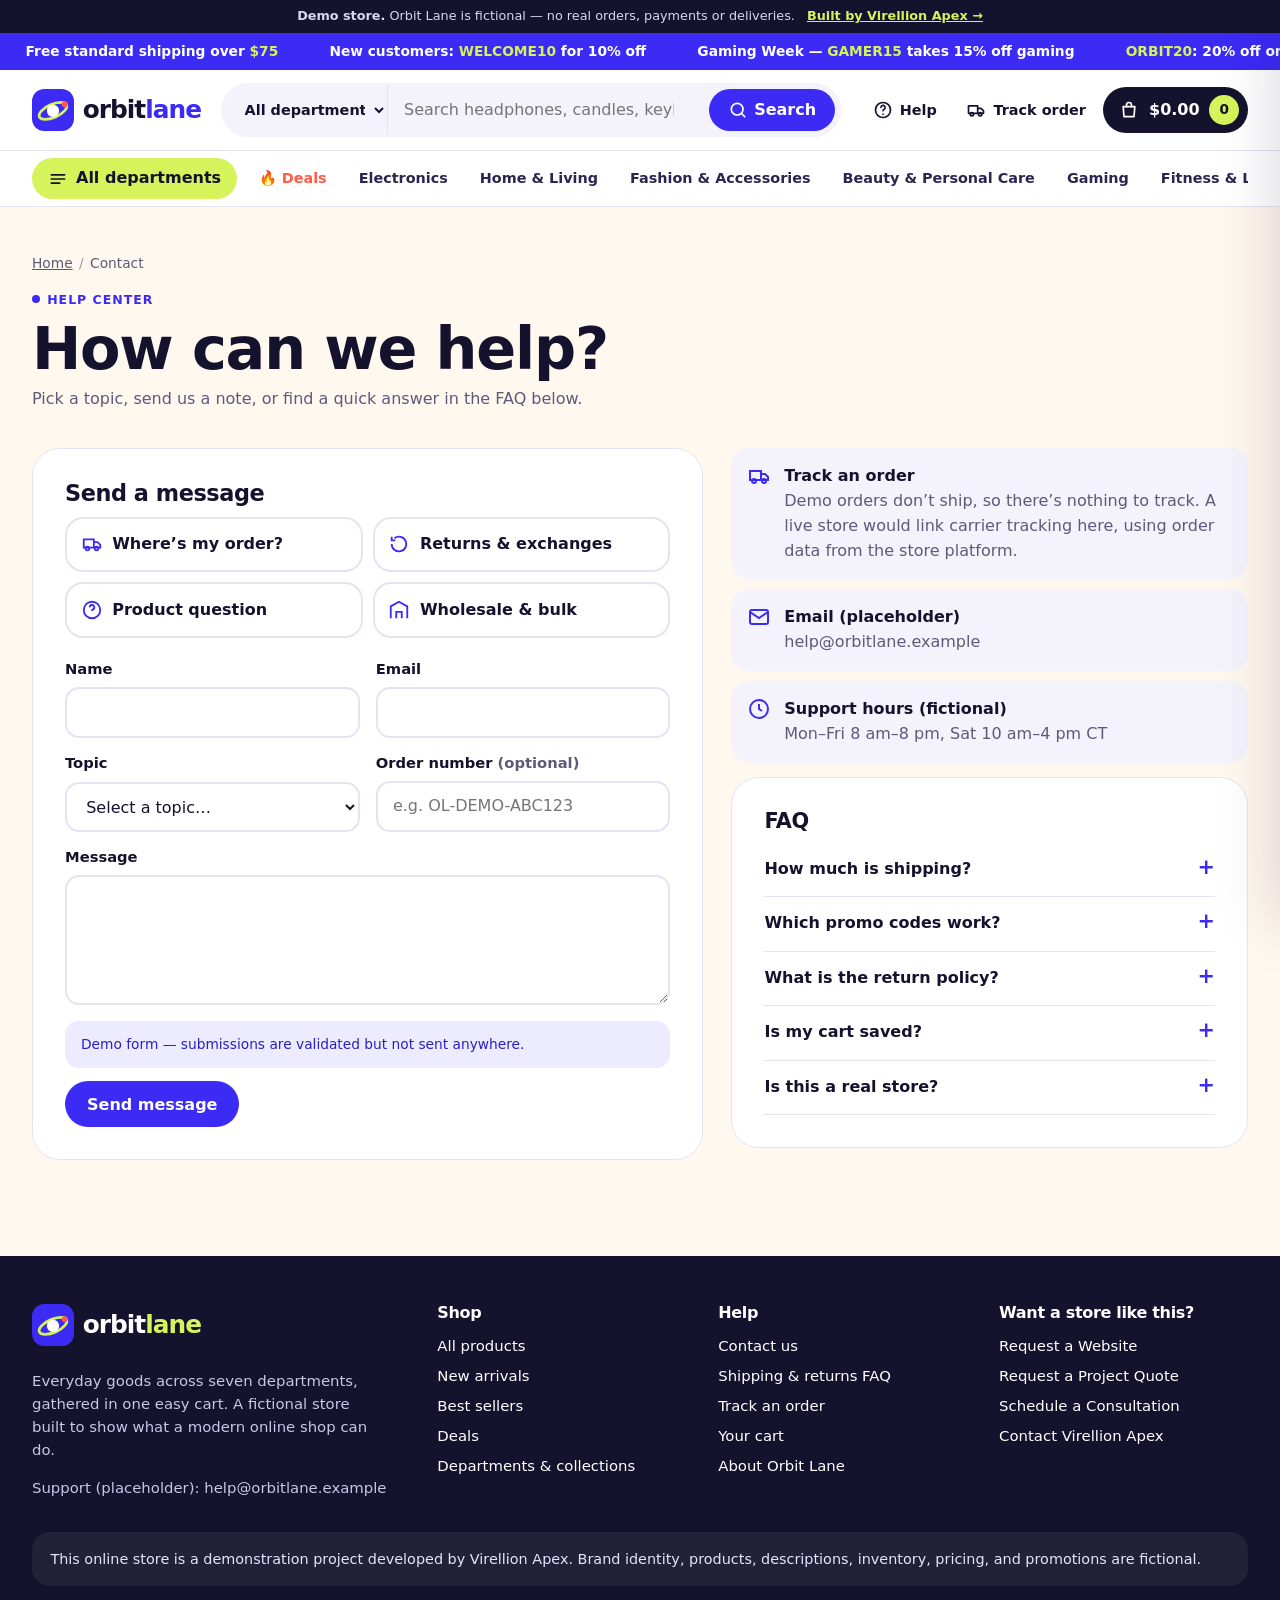
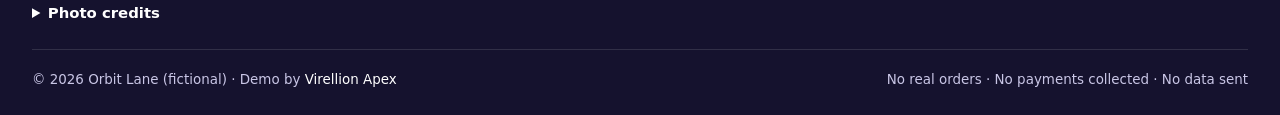
<file: contact.html>
<!DOCTYPE html>
<html lang="en" class="no-js">
<head>
<meta charset="utf-8">
<meta name="viewport" content="width=device-width, initial-scale=1">
<meta http-equiv="Content-Security-Policy" content="default-src 'self'; script-src 'self'; style-src 'self' 'unsafe-inline' https://fonts.googleapis.com; font-src 'self' https://fonts.gstatic.com; img-src 'self' data: https://images.unsplash.com; connect-src 'self'; base-uri 'self'; form-action 'self'; object-src 'none'">
<meta name="referrer" content="strict-origin-when-cross-origin">
<title>Contact & help | Orbit Lane (Demo Store)</title>
<meta name="description" content="Get help with Orbit Lane demo orders, shipping, returns and products. Contact form and FAQ for the fictional demo store by Virellion Apex.">

<link rel="canonical" href="https://lilmoniisenterprise.github.io/retail-demo/contact.html">
<meta name="theme-color" content="#3b2bf5">
<meta property="og:type" content="website">
<meta property="og:site_name" content="Orbit Lane — a Virellion Apex demo">
<meta property="og:title" content="Contact & help | Orbit Lane (Demo Store)">
<meta property="og:description" content="Get help with Orbit Lane demo orders, shipping, returns and products. Contact form and FAQ for the fictional demo store by Virellion Apex.">
<meta property="og:url" content="https://lilmoniisenterprise.github.io/retail-demo/contact.html">
<meta property="og:image" content="https://lilmoniisenterprise.github.io/retail-demo/images/og-image.png">
<meta property="og:image:width" content="1200">
<meta property="og:image:height" content="630">
<meta property="og:image:alt" content="Orbit Lane demo store by Virellion Apex">
<meta name="twitter:card" content="summary_large_image">
<meta name="twitter:title" content="Contact & help | Orbit Lane (Demo Store)">
<meta name="twitter:description" content="Get help with Orbit Lane demo orders, shipping, returns and products. Contact form and FAQ for the fictional demo store by Virellion Apex.">
<meta name="twitter:image" content="https://lilmoniisenterprise.github.io/retail-demo/images/og-image.png">
<link rel="icon" href="assets/favicon.svg" type="image/svg+xml">
<link rel="icon" href="assets/favicon-32.png" sizes="32x32" type="image/png">
<link rel="apple-touch-icon" href="assets/apple-touch-icon.png">
<link rel="manifest" href="site.webmanifest">
<link rel="preconnect" href="https://fonts.googleapis.com">
<link rel="preconnect" href="https://fonts.gstatic.com" crossorigin>
<link rel="preconnect" href="https://images.unsplash.com">
<link rel="stylesheet" href="https://fonts.googleapis.com/css2?family=Bricolage+Grotesque:opsz,wght@12..96,600;12..96,700;12..96,800&family=Figtree:wght@400;500;600;700;800&display=swap">
<link rel="stylesheet" href="css/style.css">

</head>
<body data-page="contact">
<a class="skip" href="#main">Skip to content</a>
<div class="demo-bar"><div class="wrap"><span><strong>Demo store.</strong> Orbit Lane is fictional — no real orders, payments or deliveries.</span><a href="https://virellionapex.com" rel="noopener">Built by Virellion Apex →</a></div></div>
<div class="ticker" aria-label="Current promotions"><div class="ticker-track" aria-hidden="true"><span>Free standard shipping over <b>$75</b></span><span>New customers: <b>WELCOME10</b> for 10% off</span><span>Gaming Week — <b>GAMER15</b> takes 15% off gaming</span><span><b>ORBIT20</b>: 20% off orders $100+</span><span>The Cozy Season Edit is here</span><span>Flash deals end at midnight</span><span>Free standard shipping over <b>$75</b></span><span>New customers: <b>WELCOME10</b> for 10% off</span><span>Gaming Week — <b>GAMER15</b> takes 15% off gaming</span><span><b>ORBIT20</b>: 20% off orders $100+</span><span>The Cozy Season Edit is here</span><span>Flash deals end at midnight</span></div><p class="sr-only">Promotions: free standard shipping over $75; codes WELCOME10, GAMER15, ORBIT20 and FREESHIP (demo).</p></div>
<header class="masthead">
  <div class="wrap mast-row">
    <a class="brand" href="index.html" aria-label="Orbit Lane home"><svg viewBox="0 0 48 48" aria-hidden="true"><rect width="48" height="48" rx="14" fill="#3b2bf5"/><ellipse cx="24" cy="25" rx="17" ry="7.5" fill="none" stroke="#d6f35b" stroke-width="3.2" transform="rotate(-24 24 25)"/><circle cx="24" cy="25" r="7" fill="#fff"/><circle cx="37.5" cy="17.5" r="3.4" fill="#ff5c47"/></svg><span class="brand-word">orbit<span>lane</span></span></a>
    <form class="search" role="search" action="shop.html" autocomplete="off">
      <label class="sr-only" for="hs-cat">Department</label>
      <select id="hs-cat" name="cat"><option value="">All departments</option><option value="electronics">Electronics</option><option value="home">Home & Living</option><option value="fashion">Fashion & Accessories</option><option value="beauty">Beauty & Personal Care</option><option value="gaming">Gaming</option><option value="fitness">Fitness & Lifestyle</option><option value="toys">Toys & Essentials</option></select>
      <label class="sr-only" for="hs-q">Search products</label>
      <input id="hs-q" name="q" type="search" placeholder="Search headphones, candles, keyboards…" role="combobox" aria-autocomplete="list" aria-expanded="false" aria-controls="hs-suggest">
      <button type="submit"><svg class="icon" viewBox="0 0 24 24" fill="none" stroke="currentColor" stroke-width="2" stroke-linecap="round" stroke-linejoin="round" aria-hidden="true"><circle cx="11" cy="11" r="7"/><path d="M20 20l-3.5-3.5"/></svg><span class="lbl">Search</span></button>
      <div class="suggest" id="hs-suggest" role="listbox" aria-label="Suggestions"></div>
    </form>
    <div class="mast-actions">
      <a class="mast-link" href="contact.html"><svg class="icon" viewBox="0 0 24 24" fill="none" stroke="currentColor" stroke-width="2" stroke-linecap="round" stroke-linejoin="round" aria-hidden="true"><circle cx="12" cy="12" r="9"/><path d="M9.5 9a2.5 2.5 0 1 1 3.5 2.3c-.7.3-1 .9-1 1.7M12 17h.01"/></svg><span class="lbl">Help</span></a>
      <a class="mast-link" href="contact.html#track"><svg class="icon" viewBox="0 0 24 24" fill="none" stroke="currentColor" stroke-width="2" stroke-linecap="round" stroke-linejoin="round" aria-hidden="true"><path d="M3 7h11v9H3zM14 10h4l3 3v3h-7"/><circle cx="7" cy="17" r="2"/><circle cx="17" cy="17" r="2"/></svg><span class="lbl">Track order</span></a>
      <button class="cart-btn" type="button" data-open-cart aria-haspopup="dialog" aria-controls="cart-drawer"><svg class="icon" viewBox="0 0 24 24" fill="none" stroke="currentColor" stroke-width="2" stroke-linecap="round" stroke-linejoin="round" aria-hidden="true"><path d="M5 8h14l-1 12H6z"/><path d="M9 8V6a3 3 0 0 1 6 0v2"/></svg><span class="ctext" data-cart-sub>$0.00</span><span class="count" data-cart-count>0</span></button>
    </div>
  </div>
  <nav class="dept-bar" aria-label="Departments">
    <div class="wrap dept-row">
      <button class="dept-all" type="button" aria-expanded="false" aria-controls="mega"><svg class="icon" viewBox="0 0 24 24" fill="none" stroke="currentColor" stroke-width="2" stroke-linecap="round" stroke-linejoin="round" aria-hidden="true"><path d="M4 7h16M4 12h16M4 17h10"/></svg><span class="lbl">All departments</span><span class="sr-only">All departments</span></button>
      <div class="chips">
        <a class="chip hot" href="shop.html?sale=1">🔥 Deals</a><a class="chip" href="shop.html?cat=electronics">Electronics</a><a class="chip" href="shop.html?cat=home">Home & Living</a><a class="chip" href="shop.html?cat=fashion">Fashion & Accessories</a><a class="chip" href="shop.html?cat=beauty">Beauty & Personal Care</a><a class="chip" href="shop.html?cat=gaming">Gaming</a><a class="chip" href="shop.html?cat=fitness">Fitness & Lifestyle</a><a class="chip" href="shop.html?cat=toys">Toys & Essentials</a>
        <a class="chip" href="categories.html">Collections</a>
        <a class="chip" href="about.html">About</a>
        <a class="chip" href="contact.html" aria-current="page">Contact</a>
      </div>
    </div>
    <div class="mega" id="mega"><div class="wrap"><div class="mega-grid"></div></div></div>
  </nav>
</header>
<main id="main">
<div class="wrap">
  <div class="page-head">
    <ol class="crumbs"><li><a href="index.html">Home</a></li><li aria-current="page">Contact</li></ol>
    <span class="eyebrow">Help center</span>
    <h1 style="margin:.4rem 0 .4rem">How can we help?</h1>
    <p class="muted" style="max-width:60ch">Pick a topic, send us a note, or find a quick answer in the FAQ below.</p>
  </div>
  <div class="contact-layout">
    <section class="panel" aria-labelledby="form-h">
      <h2 id="form-h" style="font-size:1.4rem">Send a message</h2>
      <div class="help-topics" role="group" aria-label="Choose a topic">
        <button type="button" data-topic="Order question" aria-pressed="false"><svg viewBox="0 0 24 24" fill="none" stroke="currentColor" stroke-width="2"><path d="M3 7h11v9H3zM14 10h4l3 3v3h-7"/><circle cx="7" cy="17" r="2"/><circle cx="17" cy="17" r="2"/></svg>Where’s my order?</button>
        <button type="button" data-topic="Returns" aria-pressed="false"><svg viewBox="0 0 24 24" fill="none" stroke="currentColor" stroke-width="2"><path d="M4 12a8 8 0 1 0 3-6.2M4 4v4h4"/></svg>Returns &amp; exchanges</button>
        <button type="button" data-topic="Product question" aria-pressed="false"><svg viewBox="0 0 24 24" fill="none" stroke="currentColor" stroke-width="2"><circle cx="12" cy="12" r="9"/><path d="M9.5 9a2.5 2.5 0 1 1 3.5 2.3c-.7.3-1 .9-1 1.7M12 17h.01"/></svg>Product question</button>
        <button type="button" data-topic="Wholesale" aria-pressed="false"><svg viewBox="0 0 24 24" fill="none" stroke="currentColor" stroke-width="2"><path d="M3 21V8l9-5 9 5v13M9 21v-7h6v7"/></svg>Wholesale &amp; bulk</button>
      </div>
      <form id="contact-form" novalidate>
        <div class="form-grid">
          <div class="field"><label for="c-name">Name</label><input class="input" id="c-name" name="name" autocomplete="name" required data-rules="name" aria-describedby="cn-err"><span class="error-msg" id="cn-err"></span></div>
          <div class="field"><label for="c-email">Email</label><input class="input" id="c-email" name="email" type="email" autocomplete="email" required data-rules="email" aria-describedby="ce-err"><span class="error-msg" id="ce-err"></span></div>
          <div class="field"><label for="c-topic">Topic</label><select class="select" id="c-topic" name="topic" required aria-describedby="ct-err"><option value="">Select a topic…</option><option>Order question</option><option>Returns</option><option>Product question</option><option>Wholesale</option><option>Something else</option></select><span class="error-msg" id="ct-err"></span></div>
          <div class="field" id="order-field" hidden><label for="c-order">Order number <span class="muted">(optional)</span></label><input class="input" id="c-order" name="order" placeholder="e.g. OL-DEMO-ABC123"></div>
          <div class="field full"><label for="c-msg">Message</label><textarea class="textarea" id="c-msg" name="message" required data-rules="min10" aria-describedby="cm-err"></textarea><span class="error-msg" id="cm-err"></span></div>
        </div>
        <p class="notice notice-info" style="margin-top:1rem;font-size:.86rem">Demo form — submissions are validated but not sent anywhere.</p>
        <button class="btn btn-primary" type="submit">Send message</button>
        <p class="notice" id="contact-msg" role="status" tabindex="-1" hidden style="margin-top:1rem"></p>
      </form>
    </section>
    <aside>
      <div class="contact-cards">
        <div id="track"><svg viewBox="0 0 24 24" fill="none" stroke="currentColor" stroke-width="2"><path d="M3 7h11v9H3zM14 10h4l3 3v3h-7"/><circle cx="7" cy="17" r="2"/><circle cx="17" cy="17" r="2"/></svg><p style="margin:0"><strong>Track an order</strong><br><span class="muted">Demo orders don’t ship, so there’s nothing to track. A live store would link carrier tracking here, using order data from the store platform.</span></p></div>
        <div><svg viewBox="0 0 24 24" fill="none" stroke="currentColor" stroke-width="2"><rect x="3" y="5" width="18" height="14" rx="2"/><path d="M3 7l9 6 9-6"/></svg><p style="margin:0"><strong>Email (placeholder)</strong><br><span class="muted">help@orbitlane.example</span></p></div>
        <div><svg viewBox="0 0 24 24" fill="none" stroke="currentColor" stroke-width="2"><circle cx="12" cy="12" r="9"/><path d="M12 7v5l3 2"/></svg><p style="margin:0"><strong>Support hours (fictional)</strong><br><span class="muted">Mon–Fri 8 am–8 pm, Sat 10 am–4 pm CT</span></p></div>
      </div>
      <div class="panel faq" id="faq" style="margin-top:14px">
        <h2 style="font-size:1.3rem">FAQ</h2>
        <details><summary>How much is shipping?</summary><p>Standard shipping is $5.99 and free on orders over $75 after discounts. Express is $14.99, next-day $24.99, and store pickup is free.</p></details>
        <details><summary>Which promo codes work?</summary><p>WELCOME10 (10% off), ORBIT20 (20% off orders $100+), GAMER15 (15% off gaming items) and FREESHIP (free standard shipping). One code per order.</p></details>
        <details><summary>What is the return policy?</summary><p>Returns are accepted within 30 days in original condition (demo policy).</p></details>
        <details><summary>Is my cart saved?</summary><p>Yes — your demo cart is saved in this browser only, so it survives refreshes and closed tabs. Nothing is sent to a server.</p></details>
        <details><summary>Is this a real store?</summary><p>No. Orbit Lane is a fictional demonstration built by Virellion Apex. No orders are placed and no payments are taken.</p></details>
      </div>
    </aside>
  </div>
</div>
</main>
<footer class="footer">
  <div class="wrap">
    <div class="foot-grid">
      <div>
        <a class="brand" href="index.html" aria-label="Orbit Lane home"><svg viewBox="0 0 48 48" aria-hidden="true"><rect width="48" height="48" rx="14" fill="#3b2bf5"/><ellipse cx="24" cy="25" rx="17" ry="7.5" fill="none" stroke="#d6f35b" stroke-width="3.2" transform="rotate(-24 24 25)"/><circle cx="24" cy="25" r="7" fill="#fff"/><circle cx="37.5" cy="17.5" r="3.4" fill="#ff5c47"/></svg><span class="brand-word">orbit<span>lane</span></span></a>
        <p style="margin-top:1rem;max-width:36ch">Everyday goods across seven departments, gathered in one easy cart. A fictional store built to show what a modern online shop can do.</p>
        <p style="margin:0">Support (placeholder): <span>help@orbitlane.example</span></p>
      </div>
      <div><h2>Shop</h2><ul>
        <li><a href="shop.html">All products</a></li><li><a href="shop.html?collection=new">New arrivals</a></li>
        <li><a href="shop.html?collection=best">Best sellers</a></li><li><a href="shop.html?sale=1">Deals</a></li><li><a href="categories.html">Departments &amp; collections</a></li></ul></div>
      <div><h2>Help</h2><ul>
        <li><a href="contact.html">Contact us</a></li><li><a href="contact.html#faq">Shipping &amp; returns FAQ</a></li>
        <li><a href="contact.html#track">Track an order</a></li><li><a href="cart.html">Your cart</a></li><li><a href="about.html">About Orbit Lane</a></li></ul></div>
      <div><h2>Want a store like this?</h2><ul>
        <li><a href="https://calendly.com/virellionapex/free-consultation" rel="noopener">Request a Website</a></li>
        <li><a href="https://calendly.com/virellionapex/free-consultation" rel="noopener">Request a Project Quote</a></li>
        <li><a href="https://calendly.com/virellionapex/free-consultation" rel="noopener">Schedule a Consultation</a></li>
        <li><a href="https://calendly.com/virellionapex/free-consultation" rel="noopener">Contact Virellion Apex</a></li></ul></div>
    </div>
    <p class="disclaimer">This online store is a demonstration project developed by Virellion Apex. Brand identity, products, descriptions, inventory, pricing, and promotions are fictional.</p>
    <details style="margin-top:1rem"><summary style="cursor:pointer;font-weight:700;color:#fff">Photo credits</summary><p style="margin:.5rem 0 0">Product and hero photography from Unsplash, used under the Unsplash License. Photos show generic items and don’t represent the fictional products’ real makers.</p><ul class="credits-list" id="photo-credits"></ul></details>
    <div class="foot-bottom"><span>© 2026 Orbit Lane (fictional) · Demo by <a href="https://virellionapex.com" rel="noopener">Virellion Apex</a></span><span>No real orders · No payments collected · No data sent</span></div>
  </div>
</footer>
<nav class="tabbar" aria-label="Quick navigation">
  <a href="index.html"><svg class="icon" viewBox="0 0 24 24" fill="none" stroke="currentColor" stroke-width="2" stroke-linecap="round" stroke-linejoin="round" aria-hidden="true"><path d="M3 11l9-7 9 7v9a1 1 0 0 1-1 1h-5v-6h-6v6H4a1 1 0 0 1-1-1z"/></svg><span>Home</span></a>
  <a href="shop.html"><svg class="icon" viewBox="0 0 24 24" fill="none" stroke="currentColor" stroke-width="2" stroke-linecap="round" stroke-linejoin="round" aria-hidden="true"><path d="M4 7h16l-1.5 6h-13zM6 13l-1 4h14"/><circle cx="8" cy="20" r="1.3"/><circle cx="17" cy="20" r="1.3"/></svg><span>Shop</span></a>
  <a href="categories.html"><svg class="icon" viewBox="0 0 24 24" fill="none" stroke="currentColor" stroke-width="2" stroke-linecap="round" stroke-linejoin="round" aria-hidden="true"><rect x="3" y="3" width="7" height="7" rx="1.5"/><rect x="14" y="3" width="7" height="7" rx="1.5"/><rect x="3" y="14" width="7" height="7" rx="1.5"/><rect x="14" y="14" width="7" height="7" rx="1.5"/></svg><span>Departments</span></a>
  <a href="cart.html"><svg class="icon" viewBox="0 0 24 24" fill="none" stroke="currentColor" stroke-width="2" stroke-linecap="round" stroke-linejoin="round" aria-hidden="true"><path d="M5 8h14l-1 12H6z"/><path d="M9 8V6a3 3 0 0 1 6 0v2"/></svg><span>Cart</span><span class="tcount" data-cart-count hidden>0</span></a>
</nav>
<div class="drawer-back"></div>
<aside class="drawer" id="cart-drawer" role="dialog" aria-modal="true" aria-labelledby="drawer-title" aria-hidden="true" inert>
  <div class="drawer-head"><h2 id="drawer-title">Your cart</h2><button class="icon-btn drawer-close" type="button" aria-label="Close cart"><svg class="icon" viewBox="0 0 24 24" fill="none" stroke="currentColor" stroke-width="2" stroke-linecap="round" stroke-linejoin="round" aria-hidden="true"><path d="M6 6l12 12M18 6L6 18"/></svg></button></div>
  <div class="drawer-body"></div>
  <div class="drawer-foot" hidden>
    <div style="display:flex;justify-content:space-between;font-weight:800;font-size:1.1rem"><span>Subtotal</span><span data-drawer-sub>$0.00</span></div>
    <p class="muted" style="margin:0;font-size:.85rem">Shipping, promo codes and tax are calculated in the cart.</p>
    <a class="btn btn-primary btn-block" href="checkout.html">Checkout (demo)</a>
    <a class="btn btn-ghost btn-block" href="cart.html">View full cart</a>
  </div>
</aside>
<script src="js/script.js" defer></script>
</body>
</html>
</file>
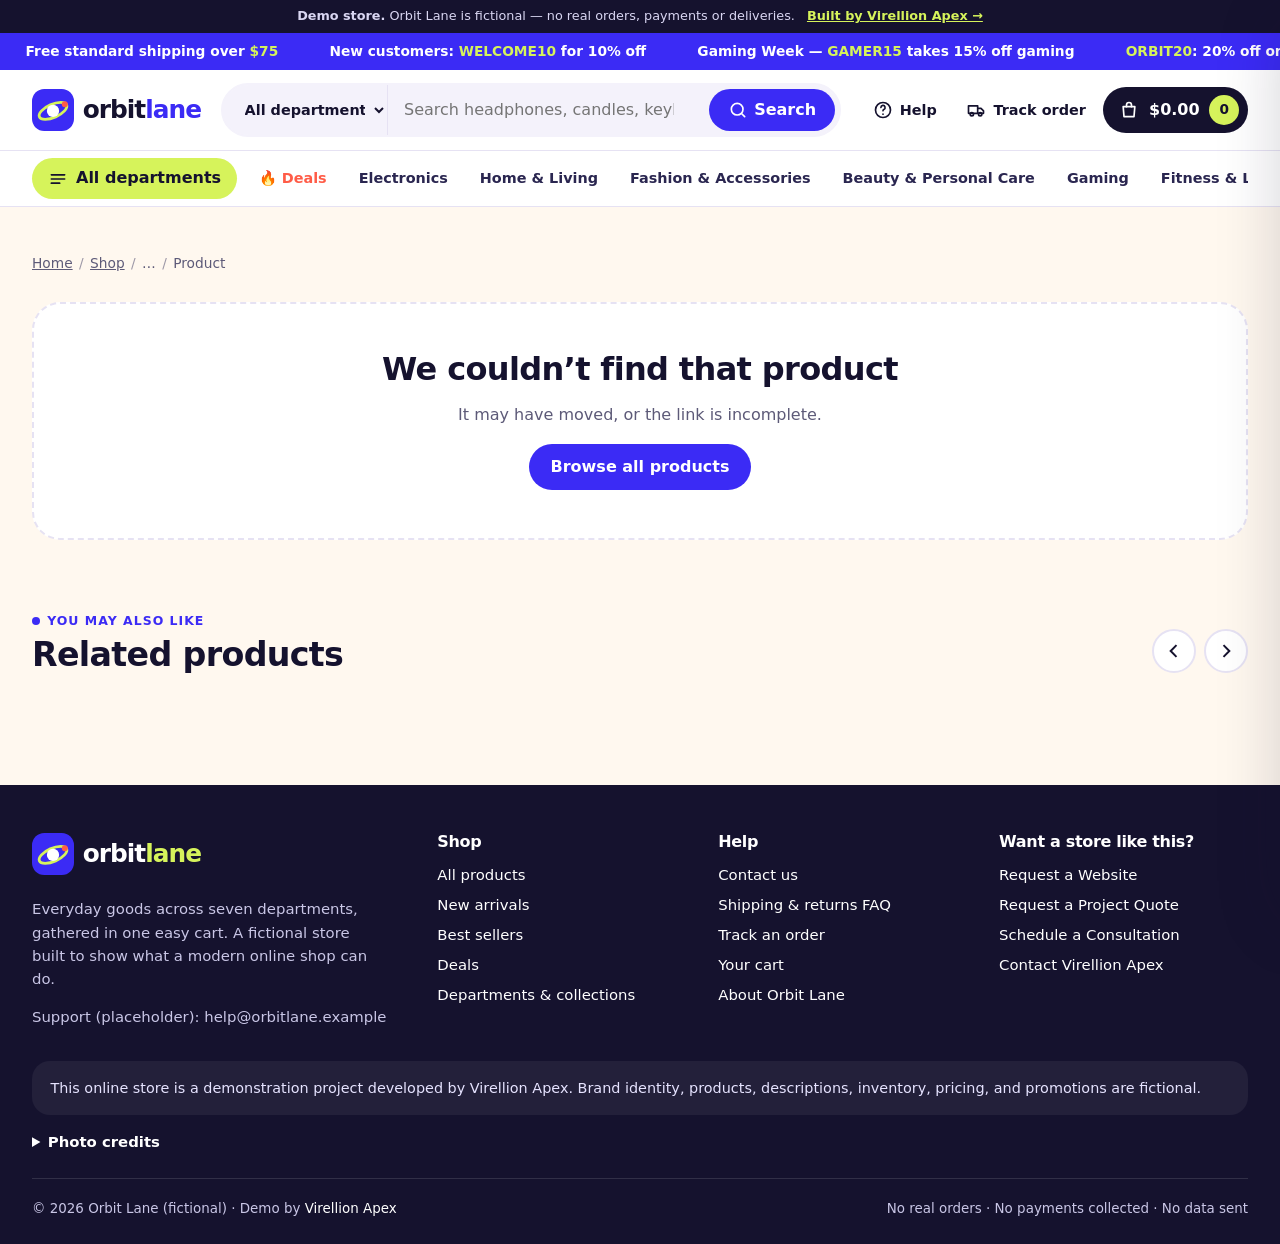
<file: product.html>
<!DOCTYPE html>
<html lang="en" class="no-js">
<head>
<meta charset="utf-8">
<meta name="viewport" content="width=device-width, initial-scale=1">
<meta http-equiv="Content-Security-Policy" content="default-src 'self'; script-src 'self'; style-src 'self' 'unsafe-inline' https://fonts.googleapis.com; font-src 'self' https://fonts.gstatic.com; img-src 'self' data: https://images.unsplash.com; connect-src 'self'; base-uri 'self'; form-action 'self'; object-src 'none'">
<meta name="referrer" content="strict-origin-when-cross-origin">
<title>Product | Orbit Lane (Demo Store)</title>
<meta name="description" content="Product details, specifications, options and related items at Orbit Lane, a fictional demo store by Virellion Apex.">

<link rel="canonical" href="https://lilmoniisenterprise.github.io/retail-demo/product.html">
<meta name="theme-color" content="#3b2bf5">
<meta property="og:type" content="website">
<meta property="og:site_name" content="Orbit Lane — a Virellion Apex demo">
<meta property="og:title" content="Product | Orbit Lane (Demo Store)">
<meta property="og:description" content="Product details, specifications, options and related items at Orbit Lane, a fictional demo store by Virellion Apex.">
<meta property="og:url" content="https://lilmoniisenterprise.github.io/retail-demo/product.html">
<meta property="og:image" content="https://lilmoniisenterprise.github.io/retail-demo/images/og-image.png">
<meta property="og:image:width" content="1200">
<meta property="og:image:height" content="630">
<meta property="og:image:alt" content="Orbit Lane demo store by Virellion Apex">
<meta name="twitter:card" content="summary_large_image">
<meta name="twitter:title" content="Product | Orbit Lane (Demo Store)">
<meta name="twitter:description" content="Product details, specifications, options and related items at Orbit Lane, a fictional demo store by Virellion Apex.">
<meta name="twitter:image" content="https://lilmoniisenterprise.github.io/retail-demo/images/og-image.png">
<link rel="icon" href="assets/favicon.svg" type="image/svg+xml">
<link rel="icon" href="assets/favicon-32.png" sizes="32x32" type="image/png">
<link rel="apple-touch-icon" href="assets/apple-touch-icon.png">
<link rel="manifest" href="site.webmanifest">
<link rel="preconnect" href="https://fonts.googleapis.com">
<link rel="preconnect" href="https://fonts.gstatic.com" crossorigin>
<link rel="preconnect" href="https://images.unsplash.com">
<link rel="stylesheet" href="https://fonts.googleapis.com/css2?family=Bricolage+Grotesque:opsz,wght@12..96,600;12..96,700;12..96,800&family=Figtree:wght@400;500;600;700;800&display=swap">
<link rel="stylesheet" href="css/style.css">

</head>
<body data-page="product">
<a class="skip" href="#main">Skip to content</a>
<div class="demo-bar"><div class="wrap"><span><strong>Demo store.</strong> Orbit Lane is fictional — no real orders, payments or deliveries.</span><a href="https://virellionapex.com" rel="noopener">Built by Virellion Apex →</a></div></div>
<div class="ticker" aria-label="Current promotions"><div class="ticker-track" aria-hidden="true"><span>Free standard shipping over <b>$75</b></span><span>New customers: <b>WELCOME10</b> for 10% off</span><span>Gaming Week — <b>GAMER15</b> takes 15% off gaming</span><span><b>ORBIT20</b>: 20% off orders $100+</span><span>The Cozy Season Edit is here</span><span>Flash deals end at midnight</span><span>Free standard shipping over <b>$75</b></span><span>New customers: <b>WELCOME10</b> for 10% off</span><span>Gaming Week — <b>GAMER15</b> takes 15% off gaming</span><span><b>ORBIT20</b>: 20% off orders $100+</span><span>The Cozy Season Edit is here</span><span>Flash deals end at midnight</span></div><p class="sr-only">Promotions: free standard shipping over $75; codes WELCOME10, GAMER15, ORBIT20 and FREESHIP (demo).</p></div>
<header class="masthead">
  <div class="wrap mast-row">
    <a class="brand" href="index.html" aria-label="Orbit Lane home"><svg viewBox="0 0 48 48" aria-hidden="true"><rect width="48" height="48" rx="14" fill="#3b2bf5"/><ellipse cx="24" cy="25" rx="17" ry="7.5" fill="none" stroke="#d6f35b" stroke-width="3.2" transform="rotate(-24 24 25)"/><circle cx="24" cy="25" r="7" fill="#fff"/><circle cx="37.5" cy="17.5" r="3.4" fill="#ff5c47"/></svg><span class="brand-word">orbit<span>lane</span></span></a>
    <form class="search" role="search" action="shop.html" autocomplete="off">
      <label class="sr-only" for="hs-cat">Department</label>
      <select id="hs-cat" name="cat"><option value="">All departments</option><option value="electronics">Electronics</option><option value="home">Home & Living</option><option value="fashion">Fashion & Accessories</option><option value="beauty">Beauty & Personal Care</option><option value="gaming">Gaming</option><option value="fitness">Fitness & Lifestyle</option><option value="toys">Toys & Essentials</option></select>
      <label class="sr-only" for="hs-q">Search products</label>
      <input id="hs-q" name="q" type="search" placeholder="Search headphones, candles, keyboards…" role="combobox" aria-autocomplete="list" aria-expanded="false" aria-controls="hs-suggest">
      <button type="submit"><svg class="icon" viewBox="0 0 24 24" fill="none" stroke="currentColor" stroke-width="2" stroke-linecap="round" stroke-linejoin="round" aria-hidden="true"><circle cx="11" cy="11" r="7"/><path d="M20 20l-3.5-3.5"/></svg><span class="lbl">Search</span></button>
      <div class="suggest" id="hs-suggest" role="listbox" aria-label="Suggestions"></div>
    </form>
    <div class="mast-actions">
      <a class="mast-link" href="contact.html"><svg class="icon" viewBox="0 0 24 24" fill="none" stroke="currentColor" stroke-width="2" stroke-linecap="round" stroke-linejoin="round" aria-hidden="true"><circle cx="12" cy="12" r="9"/><path d="M9.5 9a2.5 2.5 0 1 1 3.5 2.3c-.7.3-1 .9-1 1.7M12 17h.01"/></svg><span class="lbl">Help</span></a>
      <a class="mast-link" href="contact.html#track"><svg class="icon" viewBox="0 0 24 24" fill="none" stroke="currentColor" stroke-width="2" stroke-linecap="round" stroke-linejoin="round" aria-hidden="true"><path d="M3 7h11v9H3zM14 10h4l3 3v3h-7"/><circle cx="7" cy="17" r="2"/><circle cx="17" cy="17" r="2"/></svg><span class="lbl">Track order</span></a>
      <button class="cart-btn" type="button" data-open-cart aria-haspopup="dialog" aria-controls="cart-drawer"><svg class="icon" viewBox="0 0 24 24" fill="none" stroke="currentColor" stroke-width="2" stroke-linecap="round" stroke-linejoin="round" aria-hidden="true"><path d="M5 8h14l-1 12H6z"/><path d="M9 8V6a3 3 0 0 1 6 0v2"/></svg><span class="ctext" data-cart-sub>$0.00</span><span class="count" data-cart-count>0</span></button>
    </div>
  </div>
  <nav class="dept-bar" aria-label="Departments">
    <div class="wrap dept-row">
      <button class="dept-all" type="button" aria-expanded="false" aria-controls="mega"><svg class="icon" viewBox="0 0 24 24" fill="none" stroke="currentColor" stroke-width="2" stroke-linecap="round" stroke-linejoin="round" aria-hidden="true"><path d="M4 7h16M4 12h16M4 17h10"/></svg><span class="lbl">All departments</span><span class="sr-only">All departments</span></button>
      <div class="chips">
        <a class="chip hot" href="shop.html?sale=1">🔥 Deals</a><a class="chip" href="shop.html?cat=electronics">Electronics</a><a class="chip" href="shop.html?cat=home">Home & Living</a><a class="chip" href="shop.html?cat=fashion">Fashion & Accessories</a><a class="chip" href="shop.html?cat=beauty">Beauty & Personal Care</a><a class="chip" href="shop.html?cat=gaming">Gaming</a><a class="chip" href="shop.html?cat=fitness">Fitness & Lifestyle</a><a class="chip" href="shop.html?cat=toys">Toys & Essentials</a>
        <a class="chip" href="categories.html">Collections</a>
        <a class="chip" href="about.html">About</a>
        <a class="chip" href="contact.html">Contact</a>
      </div>
    </div>
    <div class="mega" id="mega"><div class="wrap"><div class="mega-grid"></div></div></div>
  </nav>
</header>
<main id="main">
<div class="wrap">
  <div class="page-head" style="padding-bottom:1rem">
    <ol class="crumbs"><li><a href="index.html">Home</a></li><li><a href="shop.html">Shop</a></li><li id="crumb-cat">…</li><li id="crumb-current" aria-current="page">Product</li></ol>
  </div>
  <div class="pdp" id="pdp"><noscript><p>JavaScript is needed to view product details in this demo. <a href="shop.html">Back to shop</a></p></noscript></div>
  <section class="section-tight" aria-labelledby="rel-h">
    <div class="sec-head"><div><span class="eyebrow">You may also like</span><h2 id="rel-h">Related products</h2></div>
      <div class="sec-tools"><button class="rail-btn" type="button" data-rail-prev="rail-related" aria-label="Scroll related products left"><svg class="icon" viewBox="0 0 24 24" fill="none" stroke="currentColor" stroke-width="2.4"><path d="M15 5l-7 7 7 7"/></svg></button><button class="rail-btn" type="button" data-rail-next="rail-related" aria-label="Scroll related products right"><svg class="icon" viewBox="0 0 24 24" fill="none" stroke="currentColor" stroke-width="2.4"><path d="M9 5l7 7-7 7"/></svg></button></div></div>
    <div class="rail" id="rail-related"></div>
  </section>
  <section class="section-tight" aria-labelledby="rec-h" id="recent-wrap" hidden>
    <div class="sec-head"><h2 id="rec-h">Recently viewed</h2></div>
    <div class="rail" id="rail-recent"></div>
  </section>
</div>
<div class="sticky-buy" id="sticky-buy" aria-label="Quick add to cart"></div>
</main>
<footer class="footer">
  <div class="wrap">
    <div class="foot-grid">
      <div>
        <a class="brand" href="index.html" aria-label="Orbit Lane home"><svg viewBox="0 0 48 48" aria-hidden="true"><rect width="48" height="48" rx="14" fill="#3b2bf5"/><ellipse cx="24" cy="25" rx="17" ry="7.5" fill="none" stroke="#d6f35b" stroke-width="3.2" transform="rotate(-24 24 25)"/><circle cx="24" cy="25" r="7" fill="#fff"/><circle cx="37.5" cy="17.5" r="3.4" fill="#ff5c47"/></svg><span class="brand-word">orbit<span>lane</span></span></a>
        <p style="margin-top:1rem;max-width:36ch">Everyday goods across seven departments, gathered in one easy cart. A fictional store built to show what a modern online shop can do.</p>
        <p style="margin:0">Support (placeholder): <span>help@orbitlane.example</span></p>
      </div>
      <div><h2>Shop</h2><ul>
        <li><a href="shop.html">All products</a></li><li><a href="shop.html?collection=new">New arrivals</a></li>
        <li><a href="shop.html?collection=best">Best sellers</a></li><li><a href="shop.html?sale=1">Deals</a></li><li><a href="categories.html">Departments &amp; collections</a></li></ul></div>
      <div><h2>Help</h2><ul>
        <li><a href="contact.html">Contact us</a></li><li><a href="contact.html#faq">Shipping &amp; returns FAQ</a></li>
        <li><a href="contact.html#track">Track an order</a></li><li><a href="cart.html">Your cart</a></li><li><a href="about.html">About Orbit Lane</a></li></ul></div>
      <div><h2>Want a store like this?</h2><ul>
        <li><a href="https://calendly.com/virellionapex/free-consultation" rel="noopener">Request a Website</a></li>
        <li><a href="https://calendly.com/virellionapex/free-consultation" rel="noopener">Request a Project Quote</a></li>
        <li><a href="https://calendly.com/virellionapex/free-consultation" rel="noopener">Schedule a Consultation</a></li>
        <li><a href="https://calendly.com/virellionapex/free-consultation" rel="noopener">Contact Virellion Apex</a></li></ul></div>
    </div>
    <p class="disclaimer">This online store is a demonstration project developed by Virellion Apex. Brand identity, products, descriptions, inventory, pricing, and promotions are fictional.</p>
    <details style="margin-top:1rem"><summary style="cursor:pointer;font-weight:700;color:#fff">Photo credits</summary><p style="margin:.5rem 0 0">Product and hero photography from Unsplash, used under the Unsplash License. Photos show generic items and don’t represent the fictional products’ real makers.</p><ul class="credits-list" id="photo-credits"></ul></details>
    <div class="foot-bottom"><span>© 2026 Orbit Lane (fictional) · Demo by <a href="https://virellionapex.com" rel="noopener">Virellion Apex</a></span><span>No real orders · No payments collected · No data sent</span></div>
  </div>
</footer>
<nav class="tabbar" aria-label="Quick navigation">
  <a href="index.html"><svg class="icon" viewBox="0 0 24 24" fill="none" stroke="currentColor" stroke-width="2" stroke-linecap="round" stroke-linejoin="round" aria-hidden="true"><path d="M3 11l9-7 9 7v9a1 1 0 0 1-1 1h-5v-6h-6v6H4a1 1 0 0 1-1-1z"/></svg><span>Home</span></a>
  <a href="shop.html"><svg class="icon" viewBox="0 0 24 24" fill="none" stroke="currentColor" stroke-width="2" stroke-linecap="round" stroke-linejoin="round" aria-hidden="true"><path d="M4 7h16l-1.5 6h-13zM6 13l-1 4h14"/><circle cx="8" cy="20" r="1.3"/><circle cx="17" cy="20" r="1.3"/></svg><span>Shop</span></a>
  <a href="categories.html"><svg class="icon" viewBox="0 0 24 24" fill="none" stroke="currentColor" stroke-width="2" stroke-linecap="round" stroke-linejoin="round" aria-hidden="true"><rect x="3" y="3" width="7" height="7" rx="1.5"/><rect x="14" y="3" width="7" height="7" rx="1.5"/><rect x="3" y="14" width="7" height="7" rx="1.5"/><rect x="14" y="14" width="7" height="7" rx="1.5"/></svg><span>Departments</span></a>
  <a href="cart.html"><svg class="icon" viewBox="0 0 24 24" fill="none" stroke="currentColor" stroke-width="2" stroke-linecap="round" stroke-linejoin="round" aria-hidden="true"><path d="M5 8h14l-1 12H6z"/><path d="M9 8V6a3 3 0 0 1 6 0v2"/></svg><span>Cart</span><span class="tcount" data-cart-count hidden>0</span></a>
</nav>
<div class="drawer-back"></div>
<aside class="drawer" id="cart-drawer" role="dialog" aria-modal="true" aria-labelledby="drawer-title" aria-hidden="true" inert>
  <div class="drawer-head"><h2 id="drawer-title">Your cart</h2><button class="icon-btn drawer-close" type="button" aria-label="Close cart"><svg class="icon" viewBox="0 0 24 24" fill="none" stroke="currentColor" stroke-width="2" stroke-linecap="round" stroke-linejoin="round" aria-hidden="true"><path d="M6 6l12 12M18 6L6 18"/></svg></button></div>
  <div class="drawer-body"></div>
  <div class="drawer-foot" hidden>
    <div style="display:flex;justify-content:space-between;font-weight:800;font-size:1.1rem"><span>Subtotal</span><span data-drawer-sub>$0.00</span></div>
    <p class="muted" style="margin:0;font-size:.85rem">Shipping, promo codes and tax are calculated in the cart.</p>
    <a class="btn btn-primary btn-block" href="checkout.html">Checkout (demo)</a>
    <a class="btn btn-ghost btn-block" href="cart.html">View full cart</a>
  </div>
</aside>
<script src="js/script.js" defer></script>
</body>
</html>
</file>
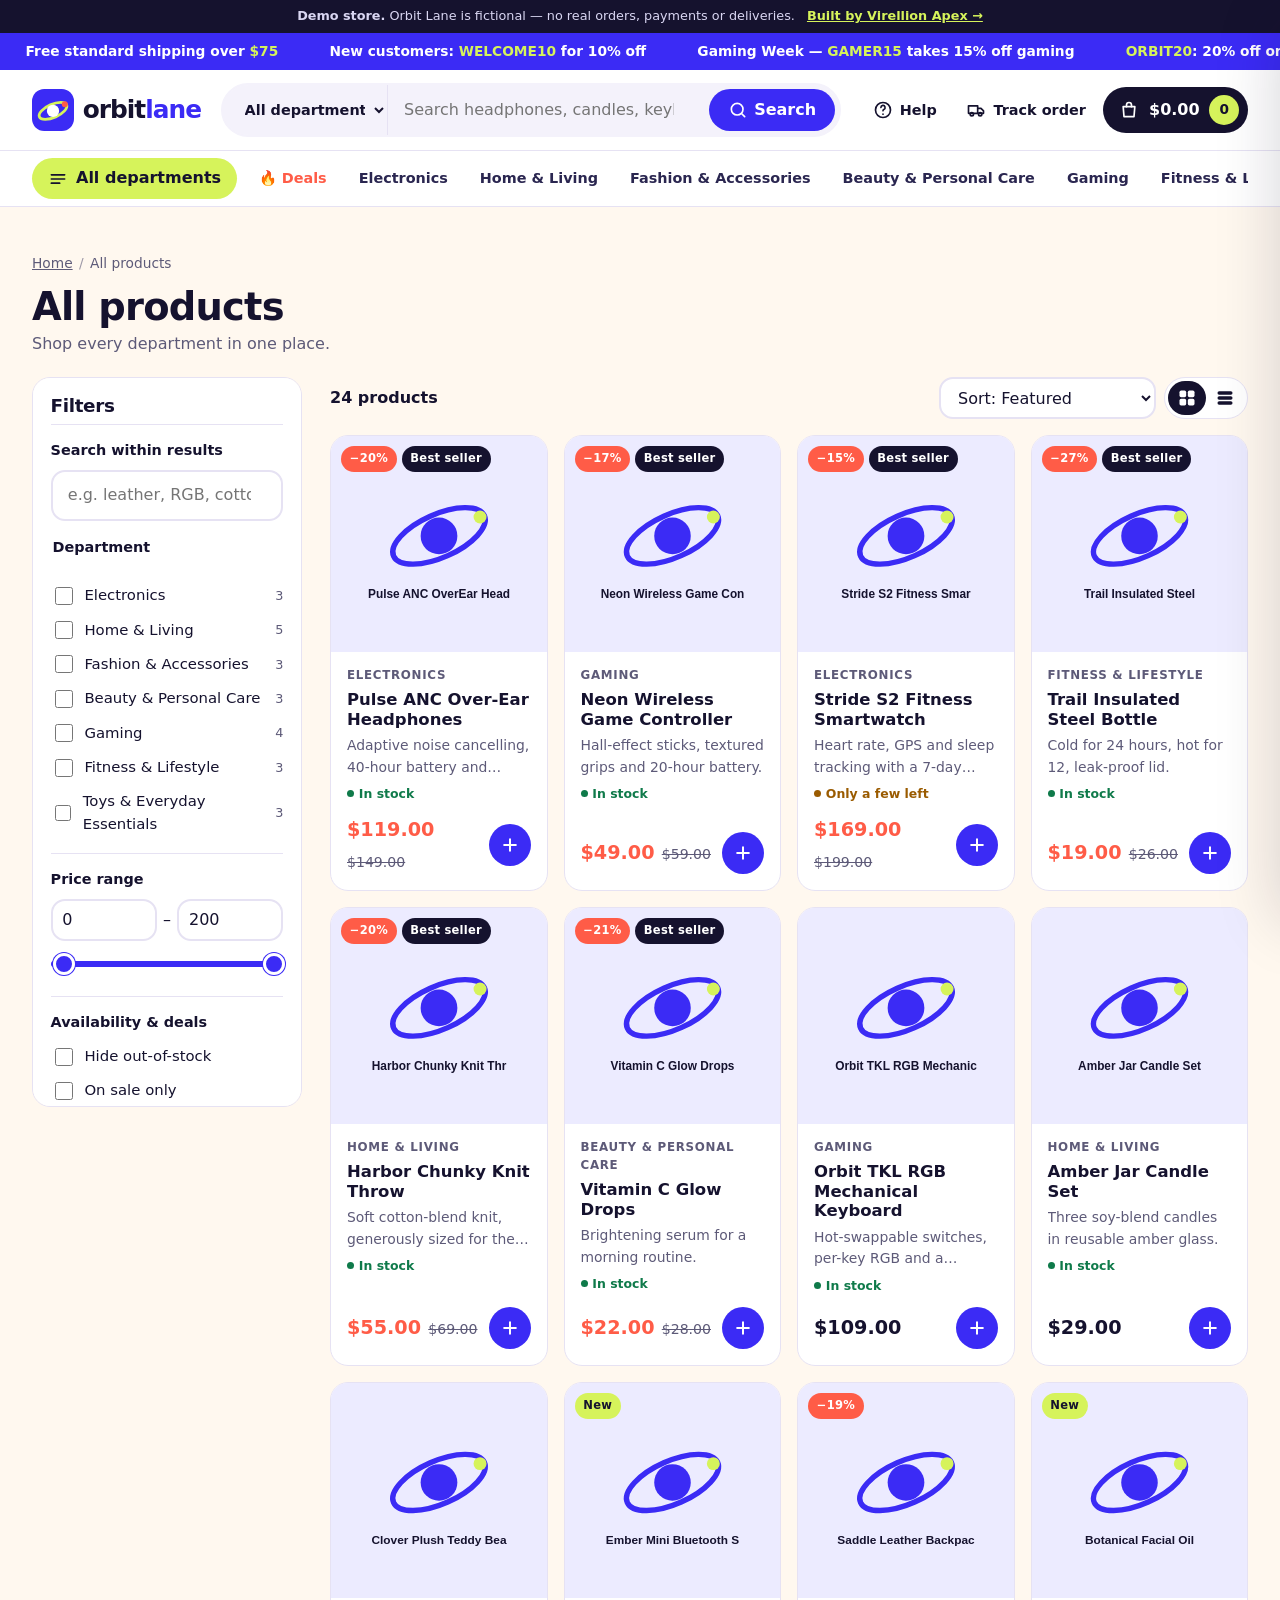
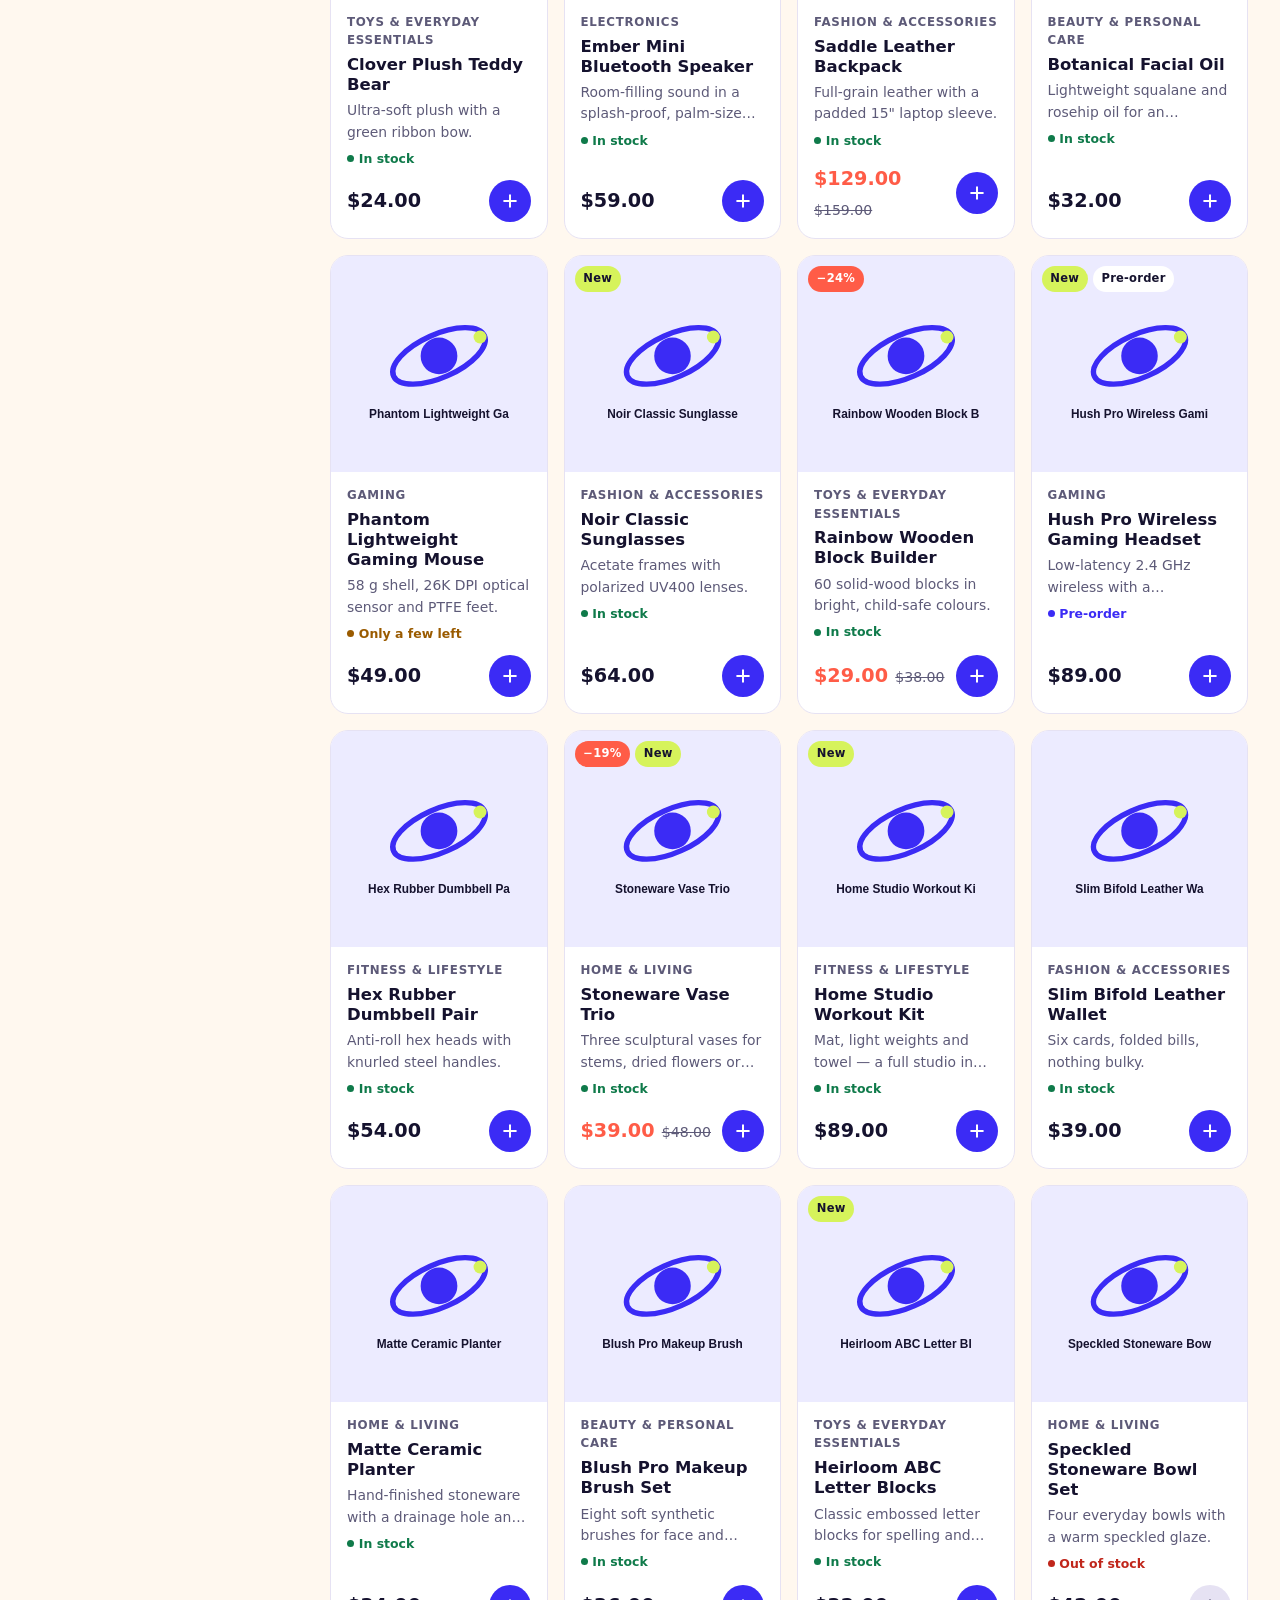
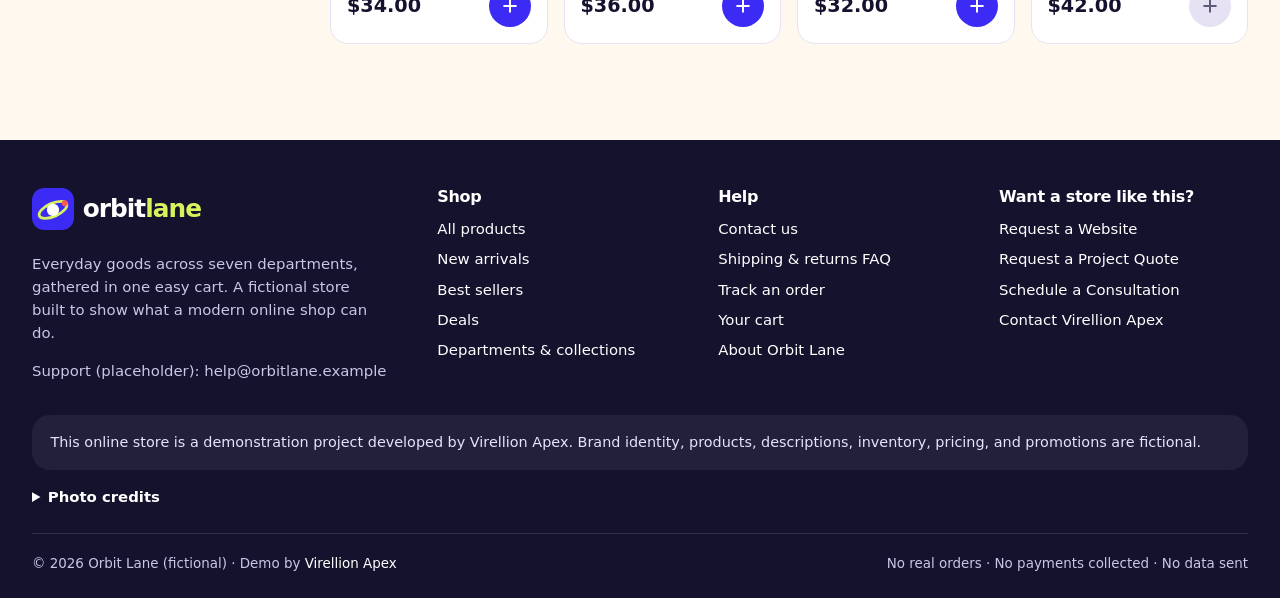
<file: shop.html>
<!DOCTYPE html>
<html lang="en" class="no-js">
<head>
<meta charset="utf-8">
<meta name="viewport" content="width=device-width, initial-scale=1">
<meta http-equiv="Content-Security-Policy" content="default-src 'self'; script-src 'self'; style-src 'self' 'unsafe-inline' https://fonts.googleapis.com; font-src 'self' https://fonts.gstatic.com; img-src 'self' data: https://images.unsplash.com; connect-src 'self'; base-uri 'self'; form-action 'self'; object-src 'none'">
<meta name="referrer" content="strict-origin-when-cross-origin">
<title>Shop all products | Orbit Lane (Demo Store)</title>
<meta name="description" content="Browse and filter every Orbit Lane product by department, price, availability and deals. Sort by price, popularity, newest or category.">

<link rel="canonical" href="https://lilmoniisenterprise.github.io/retail-demo/shop.html">
<meta name="theme-color" content="#3b2bf5">
<meta property="og:type" content="website">
<meta property="og:site_name" content="Orbit Lane — a Virellion Apex demo">
<meta property="og:title" content="Shop all products | Orbit Lane (Demo Store)">
<meta property="og:description" content="Browse and filter every Orbit Lane product by department, price, availability and deals. Sort by price, popularity, newest or category.">
<meta property="og:url" content="https://lilmoniisenterprise.github.io/retail-demo/shop.html">
<meta property="og:image" content="https://lilmoniisenterprise.github.io/retail-demo/images/og-image.png">
<meta property="og:image:width" content="1200">
<meta property="og:image:height" content="630">
<meta property="og:image:alt" content="Orbit Lane demo store by Virellion Apex">
<meta name="twitter:card" content="summary_large_image">
<meta name="twitter:title" content="Shop all products | Orbit Lane (Demo Store)">
<meta name="twitter:description" content="Browse and filter every Orbit Lane product by department, price, availability and deals. Sort by price, popularity, newest or category.">
<meta name="twitter:image" content="https://lilmoniisenterprise.github.io/retail-demo/images/og-image.png">
<link rel="icon" href="assets/favicon.svg" type="image/svg+xml">
<link rel="icon" href="assets/favicon-32.png" sizes="32x32" type="image/png">
<link rel="apple-touch-icon" href="assets/apple-touch-icon.png">
<link rel="manifest" href="site.webmanifest">
<link rel="preconnect" href="https://fonts.googleapis.com">
<link rel="preconnect" href="https://fonts.gstatic.com" crossorigin>
<link rel="preconnect" href="https://images.unsplash.com">
<link rel="stylesheet" href="https://fonts.googleapis.com/css2?family=Bricolage+Grotesque:opsz,wght@12..96,600;12..96,700;12..96,800&family=Figtree:wght@400;500;600;700;800&display=swap">
<link rel="stylesheet" href="css/style.css">

</head>
<body data-page="shop">
<a class="skip" href="#main">Skip to content</a>
<div class="demo-bar"><div class="wrap"><span><strong>Demo store.</strong> Orbit Lane is fictional — no real orders, payments or deliveries.</span><a href="https://virellionapex.com" rel="noopener">Built by Virellion Apex →</a></div></div>
<div class="ticker" aria-label="Current promotions"><div class="ticker-track" aria-hidden="true"><span>Free standard shipping over <b>$75</b></span><span>New customers: <b>WELCOME10</b> for 10% off</span><span>Gaming Week — <b>GAMER15</b> takes 15% off gaming</span><span><b>ORBIT20</b>: 20% off orders $100+</span><span>The Cozy Season Edit is here</span><span>Flash deals end at midnight</span><span>Free standard shipping over <b>$75</b></span><span>New customers: <b>WELCOME10</b> for 10% off</span><span>Gaming Week — <b>GAMER15</b> takes 15% off gaming</span><span><b>ORBIT20</b>: 20% off orders $100+</span><span>The Cozy Season Edit is here</span><span>Flash deals end at midnight</span></div><p class="sr-only">Promotions: free standard shipping over $75; codes WELCOME10, GAMER15, ORBIT20 and FREESHIP (demo).</p></div>
<header class="masthead">
  <div class="wrap mast-row">
    <a class="brand" href="index.html" aria-label="Orbit Lane home"><svg viewBox="0 0 48 48" aria-hidden="true"><rect width="48" height="48" rx="14" fill="#3b2bf5"/><ellipse cx="24" cy="25" rx="17" ry="7.5" fill="none" stroke="#d6f35b" stroke-width="3.2" transform="rotate(-24 24 25)"/><circle cx="24" cy="25" r="7" fill="#fff"/><circle cx="37.5" cy="17.5" r="3.4" fill="#ff5c47"/></svg><span class="brand-word">orbit<span>lane</span></span></a>
    <form class="search" role="search" action="shop.html" autocomplete="off">
      <label class="sr-only" for="hs-cat">Department</label>
      <select id="hs-cat" name="cat"><option value="">All departments</option><option value="electronics">Electronics</option><option value="home">Home & Living</option><option value="fashion">Fashion & Accessories</option><option value="beauty">Beauty & Personal Care</option><option value="gaming">Gaming</option><option value="fitness">Fitness & Lifestyle</option><option value="toys">Toys & Essentials</option></select>
      <label class="sr-only" for="hs-q">Search products</label>
      <input id="hs-q" name="q" type="search" placeholder="Search headphones, candles, keyboards…" role="combobox" aria-autocomplete="list" aria-expanded="false" aria-controls="hs-suggest">
      <button type="submit"><svg class="icon" viewBox="0 0 24 24" fill="none" stroke="currentColor" stroke-width="2" stroke-linecap="round" stroke-linejoin="round" aria-hidden="true"><circle cx="11" cy="11" r="7"/><path d="M20 20l-3.5-3.5"/></svg><span class="lbl">Search</span></button>
      <div class="suggest" id="hs-suggest" role="listbox" aria-label="Suggestions"></div>
    </form>
    <div class="mast-actions">
      <a class="mast-link" href="contact.html"><svg class="icon" viewBox="0 0 24 24" fill="none" stroke="currentColor" stroke-width="2" stroke-linecap="round" stroke-linejoin="round" aria-hidden="true"><circle cx="12" cy="12" r="9"/><path d="M9.5 9a2.5 2.5 0 1 1 3.5 2.3c-.7.3-1 .9-1 1.7M12 17h.01"/></svg><span class="lbl">Help</span></a>
      <a class="mast-link" href="contact.html#track"><svg class="icon" viewBox="0 0 24 24" fill="none" stroke="currentColor" stroke-width="2" stroke-linecap="round" stroke-linejoin="round" aria-hidden="true"><path d="M3 7h11v9H3zM14 10h4l3 3v3h-7"/><circle cx="7" cy="17" r="2"/><circle cx="17" cy="17" r="2"/></svg><span class="lbl">Track order</span></a>
      <button class="cart-btn" type="button" data-open-cart aria-haspopup="dialog" aria-controls="cart-drawer"><svg class="icon" viewBox="0 0 24 24" fill="none" stroke="currentColor" stroke-width="2" stroke-linecap="round" stroke-linejoin="round" aria-hidden="true"><path d="M5 8h14l-1 12H6z"/><path d="M9 8V6a3 3 0 0 1 6 0v2"/></svg><span class="ctext" data-cart-sub>$0.00</span><span class="count" data-cart-count>0</span></button>
    </div>
  </div>
  <nav class="dept-bar" aria-label="Departments">
    <div class="wrap dept-row">
      <button class="dept-all" type="button" aria-expanded="false" aria-controls="mega"><svg class="icon" viewBox="0 0 24 24" fill="none" stroke="currentColor" stroke-width="2" stroke-linecap="round" stroke-linejoin="round" aria-hidden="true"><path d="M4 7h16M4 12h16M4 17h10"/></svg><span class="lbl">All departments</span><span class="sr-only">All departments</span></button>
      <div class="chips">
        <a class="chip hot" href="shop.html?sale=1">🔥 Deals</a><a class="chip" href="shop.html?cat=electronics">Electronics</a><a class="chip" href="shop.html?cat=home">Home & Living</a><a class="chip" href="shop.html?cat=fashion">Fashion & Accessories</a><a class="chip" href="shop.html?cat=beauty">Beauty & Personal Care</a><a class="chip" href="shop.html?cat=gaming">Gaming</a><a class="chip" href="shop.html?cat=fitness">Fitness & Lifestyle</a><a class="chip" href="shop.html?cat=toys">Toys & Essentials</a>
        <a class="chip" href="categories.html">Collections</a>
        <a class="chip" href="about.html">About</a>
        <a class="chip" href="contact.html">Contact</a>
      </div>
    </div>
    <div class="mega" id="mega"><div class="wrap"><div class="mega-grid"></div></div></div>
  </nav>
</header>
<main id="main">
<div class="wrap">
  <div class="page-head">
    <ol class="crumbs"><li><a href="index.html">Home</a></li><li id="crumb-current" aria-current="page">Shop</li></ol>
    <h1 class="result-title" id="result-title" aria-live="polite">All products</h1>
    <p class="muted" id="result-blurb" style="margin:.3rem 0 0">Shop every department in one place.</p>
  </div>
  <div class="shop">
    <aside class="filters" aria-label="Product filters">
      <div class="filters-head"><h2>Filters <span id="filter-count" class="muted" style="font-size:.9rem"></span></h2><button class="icon-btn filter-close" type="button" aria-label="Close filters" style="display:none"><svg class="icon" viewBox="0 0 24 24" fill="none" stroke="currentColor" stroke-width="2.2"><path d="M6 6l12 12M18 6L6 18"/></svg></button></div>
      <div class="fgroup">
        <label class="label" for="f-q">Search within results</label>
        <input class="input" id="f-q" type="search" placeholder="e.g. leather, RGB, cotton">
      </div>
      <fieldset class="fgroup" style="border-left:0;border-right:0;border-bottom:0;margin:0;padding-left:0;padding-right:0">
        <legend class="label" style="font-weight:750;font-size:.9rem;margin-bottom:.55rem">Department</legend>
        <div class="fopts" id="f-cats"></div>
      </fieldset>
      <div class="fgroup">
        <span class="label" id="price-l">Price range</span>
        <div class="range-row" role="group" aria-labelledby="price-l">
          <label class="sr-only" for="f-min">Minimum price</label><input class="input" id="f-min" type="number" min="0" inputmode="numeric" aria-describedby="price-l">
          <span aria-hidden="true">–</span>
          <label class="sr-only" for="f-max">Maximum price</label><input class="input" id="f-max" type="number" min="0" inputmode="numeric">
        </div>
        <div class="dual"><span class="track"></span><span class="fill"></span>
          <input type="range" id="r-min" min="0" step="5" aria-label="Minimum price slider">
          <input type="range" id="r-max" min="0" step="5" aria-label="Maximum price slider">
        </div>
      </div>
      <div class="fgroup">
        <span class="label">Availability &amp; deals</span>
        <div class="fopts">
          <label><input type="checkbox" id="f-avail"> Hide out-of-stock</label>
          <label><input type="checkbox" id="f-sale"> On sale only</label>
        </div>
      </div>
      <div class="fgroup" style="display:grid;gap:.5rem">
        <button class="btn btn-primary btn-block filter-open-only" type="button" id="show-results">Show results</button>
        <button class="btn btn-ghost btn-block btn-sm" type="button" data-clear="all">Reset all filters</button>
      </div>
    </aside>
    <section aria-labelledby="result-title">
      <div class="toolbar">
        <div class="left">
          <button class="btn btn-dark btn-sm filter-open" type="button" aria-expanded="false"><svg class="icon" viewBox="0 0 24 24" fill="none" stroke="currentColor" stroke-width="2"><path d="M4 6h16M7 12h10M10 18h4"/></svg>Filters</button>
          <strong id="result-count" aria-live="polite">0 products</strong>
        </div>
        <div class="right">
          <label class="sr-only" for="sort">Sort by</label>
          <select class="select" id="sort">
            <option value="featured">Sort: Featured</option>
            <option value="relevance">Sort: Best match</option>
            <option value="popular">Sort: Most popular</option>
            <option value="price-asc">Price: low to high</option>
            <option value="price-desc">Price: high to low</option>
            <option value="newest">Newest first</option>
            <option value="discount">Biggest discount</option>
            <option value="category">Category (A–Z)</option>
          </select>
          <div class="view-toggle" role="group" aria-label="Layout">
            <button type="button" data-view="grid" aria-pressed="true" aria-label="Grid view"><svg class="icon" viewBox="0 0 24 24" fill="currentColor"><rect x="3" y="3" width="8" height="8" rx="2"/><rect x="13" y="3" width="8" height="8" rx="2"/><rect x="3" y="13" width="8" height="8" rx="2"/><rect x="13" y="13" width="8" height="8" rx="2"/></svg></button>
            <button type="button" data-view="list" aria-pressed="false" aria-label="List view"><svg class="icon" viewBox="0 0 24 24" fill="currentColor"><rect x="3" y="4" width="18" height="4" rx="2"/><rect x="3" y="10" width="18" height="4" rx="2"/><rect x="3" y="16" width="18" height="4" rx="2"/></svg></button>
          </div>
        </div>
      </div>
      <div class="active-filters" id="active-filters" aria-label="Active filters"></div>
      <div class="grid" id="results"><noscript><p>JavaScript is needed to browse the catalog in this demo.</p></noscript></div>
    </section>
  </div>
</div>
</main>
<footer class="footer">
  <div class="wrap">
    <div class="foot-grid">
      <div>
        <a class="brand" href="index.html" aria-label="Orbit Lane home"><svg viewBox="0 0 48 48" aria-hidden="true"><rect width="48" height="48" rx="14" fill="#3b2bf5"/><ellipse cx="24" cy="25" rx="17" ry="7.5" fill="none" stroke="#d6f35b" stroke-width="3.2" transform="rotate(-24 24 25)"/><circle cx="24" cy="25" r="7" fill="#fff"/><circle cx="37.5" cy="17.5" r="3.4" fill="#ff5c47"/></svg><span class="brand-word">orbit<span>lane</span></span></a>
        <p style="margin-top:1rem;max-width:36ch">Everyday goods across seven departments, gathered in one easy cart. A fictional store built to show what a modern online shop can do.</p>
        <p style="margin:0">Support (placeholder): <span>help@orbitlane.example</span></p>
      </div>
      <div><h2>Shop</h2><ul>
        <li><a href="shop.html">All products</a></li><li><a href="shop.html?collection=new">New arrivals</a></li>
        <li><a href="shop.html?collection=best">Best sellers</a></li><li><a href="shop.html?sale=1">Deals</a></li><li><a href="categories.html">Departments &amp; collections</a></li></ul></div>
      <div><h2>Help</h2><ul>
        <li><a href="contact.html">Contact us</a></li><li><a href="contact.html#faq">Shipping &amp; returns FAQ</a></li>
        <li><a href="contact.html#track">Track an order</a></li><li><a href="cart.html">Your cart</a></li><li><a href="about.html">About Orbit Lane</a></li></ul></div>
      <div><h2>Want a store like this?</h2><ul>
        <li><a href="https://calendly.com/virellionapex/free-consultation" rel="noopener">Request a Website</a></li>
        <li><a href="https://calendly.com/virellionapex/free-consultation" rel="noopener">Request a Project Quote</a></li>
        <li><a href="https://calendly.com/virellionapex/free-consultation" rel="noopener">Schedule a Consultation</a></li>
        <li><a href="https://calendly.com/virellionapex/free-consultation" rel="noopener">Contact Virellion Apex</a></li></ul></div>
    </div>
    <p class="disclaimer">This online store is a demonstration project developed by Virellion Apex. Brand identity, products, descriptions, inventory, pricing, and promotions are fictional.</p>
    <details style="margin-top:1rem"><summary style="cursor:pointer;font-weight:700;color:#fff">Photo credits</summary><p style="margin:.5rem 0 0">Product and hero photography from Unsplash, used under the Unsplash License. Photos show generic items and don’t represent the fictional products’ real makers.</p><ul class="credits-list" id="photo-credits"></ul></details>
    <div class="foot-bottom"><span>© 2026 Orbit Lane (fictional) · Demo by <a href="https://virellionapex.com" rel="noopener">Virellion Apex</a></span><span>No real orders · No payments collected · No data sent</span></div>
  </div>
</footer>
<nav class="tabbar" aria-label="Quick navigation">
  <a href="index.html"><svg class="icon" viewBox="0 0 24 24" fill="none" stroke="currentColor" stroke-width="2" stroke-linecap="round" stroke-linejoin="round" aria-hidden="true"><path d="M3 11l9-7 9 7v9a1 1 0 0 1-1 1h-5v-6h-6v6H4a1 1 0 0 1-1-1z"/></svg><span>Home</span></a>
  <a href="shop.html" aria-current="page"><svg class="icon" viewBox="0 0 24 24" fill="none" stroke="currentColor" stroke-width="2" stroke-linecap="round" stroke-linejoin="round" aria-hidden="true"><path d="M4 7h16l-1.5 6h-13zM6 13l-1 4h14"/><circle cx="8" cy="20" r="1.3"/><circle cx="17" cy="20" r="1.3"/></svg><span>Shop</span></a>
  <a href="categories.html"><svg class="icon" viewBox="0 0 24 24" fill="none" stroke="currentColor" stroke-width="2" stroke-linecap="round" stroke-linejoin="round" aria-hidden="true"><rect x="3" y="3" width="7" height="7" rx="1.5"/><rect x="14" y="3" width="7" height="7" rx="1.5"/><rect x="3" y="14" width="7" height="7" rx="1.5"/><rect x="14" y="14" width="7" height="7" rx="1.5"/></svg><span>Departments</span></a>
  <a href="cart.html"><svg class="icon" viewBox="0 0 24 24" fill="none" stroke="currentColor" stroke-width="2" stroke-linecap="round" stroke-linejoin="round" aria-hidden="true"><path d="M5 8h14l-1 12H6z"/><path d="M9 8V6a3 3 0 0 1 6 0v2"/></svg><span>Cart</span><span class="tcount" data-cart-count hidden>0</span></a>
</nav>
<div class="drawer-back"></div>
<aside class="drawer" id="cart-drawer" role="dialog" aria-modal="true" aria-labelledby="drawer-title" aria-hidden="true" inert>
  <div class="drawer-head"><h2 id="drawer-title">Your cart</h2><button class="icon-btn drawer-close" type="button" aria-label="Close cart"><svg class="icon" viewBox="0 0 24 24" fill="none" stroke="currentColor" stroke-width="2" stroke-linecap="round" stroke-linejoin="round" aria-hidden="true"><path d="M6 6l12 12M18 6L6 18"/></svg></button></div>
  <div class="drawer-body"></div>
  <div class="drawer-foot" hidden>
    <div style="display:flex;justify-content:space-between;font-weight:800;font-size:1.1rem"><span>Subtotal</span><span data-drawer-sub>$0.00</span></div>
    <p class="muted" style="margin:0;font-size:.85rem">Shipping, promo codes and tax are calculated in the cart.</p>
    <a class="btn btn-primary btn-block" href="checkout.html">Checkout (demo)</a>
    <a class="btn btn-ghost btn-block" href="cart.html">View full cart</a>
  </div>
</aside>
<script src="js/script.js" defer></script>
</body>
</html>
</file>
<file: css/style.css>
/* ==========================================================================
   Orbit Lane — General store demo · Built by Virellion Apex
   Layout system: "marketplace app" — ticker, search-first masthead,
   department rail, bento hero, horizontal product rails, bottom tab bar.
   Palette: ink, electric indigo, citrus lime, coral, warm cream.
   Type: Bricolage Grotesque (display) / Figtree (text).
   ========================================================================== */

:root {
  --ink: #15122e;
  --ink-2: #2a2650;
  --indigo: #3b2bf5;
  --indigo-2: #2a1fc4;
  --indigo-soft: #ecebff;
  --lime: #d6f35b;
  --lime-2: #c3e33f;
  --coral: #ff5c47;
  --coral-soft: #ffe7e3;
  --cream: #fff8ef;
  --paper: #ffffff;
  --mist: #f4f2fb;
  --line: #e6e2f3;
  --muted: #5d5a78;
  --success: #0f7a4a;
  --success-bg: #e3f6ec;
  --warn: #9a5b00;
  --warn-bg: #fff1d6;
  --error: #c0261b;
  --error-bg: #fdeceb;

  --f-display: "Bricolage Grotesque", "Avenir Next", "Segoe UI", system-ui, sans-serif;
  --f-text: "Figtree", "Segoe UI", system-ui, -apple-system, Roboto, Arial, sans-serif;

  --r-sm: 10px;
  --r: 18px;
  --r-lg: 28px;
  --pill: 999px;
  --shadow: 0 1px 2px rgba(21, 18, 46, .06), 0 8px 24px rgba(21, 18, 46, .06);
  --shadow-lg: 0 20px 60px rgba(21, 18, 46, .18);
  --wrap: 1320px;
  --gut: clamp(1rem, 3.2vw, 2rem);
  --ease: cubic-bezier(.2, .7, .2, 1);
  --tabbar: 0px;
}

/* ---------- Base ---------- */
*, *::before, *::after { box-sizing: border-box; }
html { -webkit-text-size-adjust: 100%; scroll-behavior: smooth; }
body {
  margin: 0;
  font-family: var(--f-text);
  font-size: 1rem;
  line-height: 1.55;
  color: var(--ink);
  background: var(--cream);
  padding-bottom: var(--tabbar);
}
img { max-width: 100%; display: block; }
a { color: inherit; }
button, input, select, textarea { font: inherit; color: inherit; }
button { cursor: pointer; }
h1, h2, h3, h4 { font-family: var(--f-display); line-height: 1.08; margin: 0 0 .5em; letter-spacing: -.02em; font-weight: 750; }
h1 { font-size: clamp(2.1rem, 4.6vw, 3.9rem); }
h2 { font-size: clamp(1.55rem, 2.6vw, 2.3rem); }
h3 { font-size: 1.15rem; letter-spacing: -.01em; }
p { margin: 0 0 1em; }
:focus-visible { outline: 3px solid var(--indigo); outline-offset: 2px; border-radius: 6px; }
.wrap { width: min(var(--wrap), 100% - 2 * var(--gut)); margin-inline: auto; }
.sr-only { position: absolute !important; width: 1px; height: 1px; overflow: hidden; clip: rect(0 0 0 0); white-space: nowrap; }
.skip { position: absolute; left: 1rem; top: -4rem; z-index: 200; background: var(--ink); color: #fff; padding: .7rem 1rem; border-radius: var(--r-sm); }
.skip:focus { top: 1rem; }
.muted { color: var(--muted); }
.eyebrow { display: inline-flex; align-items: center; gap: .45rem; font-size: .78rem; font-weight: 700; letter-spacing: .08em; text-transform: uppercase; color: var(--indigo); }
.eyebrow::before { content: ""; width: 8px; height: 8px; border-radius: 50%; background: currentColor; }
.mono { font-variant-numeric: tabular-nums; }

/* ---------- Buttons & controls ---------- */
.btn {
  display: inline-flex; align-items: center; justify-content: center; gap: .5rem;
  min-height: 46px; padding: .7rem 1.25rem; border-radius: var(--pill);
  border: 2px solid transparent; font-weight: 700; text-decoration: none; line-height: 1.1;
  transition: transform .15s var(--ease), background .2s, color .2s, border-color .2s;
}
.btn:active { transform: translateY(1px) scale(.99); }
.btn-primary { background: var(--indigo); color: #fff; }
.btn-primary:hover { background: var(--indigo-2); }
.btn-lime { background: var(--lime); color: var(--ink); }
.btn-lime:hover { background: var(--lime-2); }
.btn-dark { background: var(--ink); color: #fff; }
.btn-dark:hover { background: var(--ink-2); }
.btn-ghost { background: transparent; border-color: currentColor; }
.btn-ghost:hover { background: rgba(21, 18, 46, .06); }
.btn-light { background: #fff; color: var(--ink); }
.btn-sm { min-height: 38px; padding: .45rem .95rem; font-size: .9rem; }
.btn-block { width: 100%; }
.btn[disabled], .btn[aria-disabled="true"] { opacity: .5; cursor: not-allowed; }
.icon { width: 20px; height: 20px; flex: none; }
.icon-btn {
  display: inline-grid; place-items: center; width: 44px; height: 44px; border-radius: 50%;
  border: 0; background: transparent; position: relative;
}
.icon-btn:hover { background: var(--mist); }
.link { color: var(--indigo); font-weight: 700; text-decoration: none; }
.link:hover { text-decoration: underline; }

.field { display: grid; gap: .35rem; }
.field label, .field .label { font-weight: 650; font-size: .92rem; }
.field .hint { font-size: .82rem; color: var(--muted); }
.input, .select, .textarea {
  width: 100%; min-height: 48px; padding: .7rem .95rem; border-radius: 14px;
  border: 2px solid var(--line); background: #fff; transition: border-color .15s;
}
.textarea { min-height: 130px; resize: vertical; }
.input:focus, .select:focus, .textarea:focus { outline: none; border-color: var(--indigo); }
.field.invalid .input, .field.invalid .select, .field.invalid .textarea { border-color: var(--error); background: var(--error-bg); }
.error-msg { color: var(--error); font-size: .84rem; font-weight: 600; min-height: 0; }
.error-msg:empty { display: none; }
.check { display: flex; gap: .65rem; align-items: flex-start; cursor: pointer; }
.check input { width: 20px; height: 20px; margin-top: .15rem; accent-color: var(--indigo); flex: none; }

/* ---------- Demo bar & ticker ---------- */
.demo-bar { background: var(--ink); color: #d9d6f2; font-size: .8rem; }
.demo-bar .wrap { display: flex; gap: .75rem; align-items: center; justify-content: center; padding: .4rem 0; text-align: center; flex-wrap: wrap; }
.demo-bar a { color: var(--lime); font-weight: 700; }
.ticker { background: var(--indigo); color: #fff; overflow: hidden; font-size: .86rem; font-weight: 600; }
.ticker-track { display: flex; width: max-content; animation: ticker 38s linear infinite; }
.ticker:hover .ticker-track { animation-play-state: paused; }
.ticker-track span { padding: .5rem 1.6rem; white-space: nowrap; }
.ticker-track b { color: var(--lime); }
@keyframes ticker { to { transform: translateX(-50%); } }

/* ---------- Masthead ---------- */
.masthead { background: #fff; border-bottom: 1px solid var(--line); position: sticky; top: 0; z-index: 60; }
.mast-row { display: grid; grid-template-columns: auto 1fr auto; gap: 1.25rem; align-items: center; padding: .8rem 0; }
.brand { display: inline-flex; align-items: center; gap: .55rem; text-decoration: none; }
.brand svg { width: 42px; height: 42px; flex: none; }
.brand-word { font-family: var(--f-display); font-weight: 800; font-size: 1.55rem; letter-spacing: -.04em; line-height: 1; }
.brand-word span { color: var(--indigo); }
.search { display: flex; align-items: stretch; background: var(--mist); border: 2px solid var(--mist); border-radius: var(--pill); position: relative; transition: border-color .15s, background .15s; }
.search:focus-within { border-color: var(--indigo); background: #fff; }
.search select { border: 0; background: transparent; padding: 0 .4rem 0 1.1rem; font-weight: 650; font-size: .9rem; max-width: 165px; border-right: 1px solid var(--line); }
.search select:focus { outline: none; }
.search input { flex: 1; min-width: 0; border: 0; background: transparent; padding: .8rem 1rem; }
.search input:focus { outline: none; }
.search button { border: 0; margin: 4px; border-radius: var(--pill); background: var(--indigo); color: #fff; padding: 0 1.15rem; font-weight: 700; display: flex; align-items: center; gap: .4rem; }
.suggest { position: absolute; left: 0; right: 0; top: calc(100% + 8px); background: #fff; border-radius: var(--r); box-shadow: var(--shadow-lg); padding: .5rem; display: none; z-index: 70; }
.suggest.open { display: block; }
.suggest a { display: grid; grid-template-columns: 44px 1fr auto; gap: .75rem; align-items: center; padding: .45rem; border-radius: 12px; text-decoration: none; }
.suggest a:hover, .suggest a[aria-selected="true"] { background: var(--mist); }
.suggest img { width: 44px; height: 44px; border-radius: 10px; object-fit: cover; background: var(--mist); }
.suggest small { color: var(--muted); display: block; font-size: .78rem; }
.suggest .all { display: block; text-align: center; font-weight: 700; color: var(--indigo); padding: .6rem; }
.mast-actions { display: flex; align-items: center; gap: .35rem; }
.mast-link { display: flex; align-items: center; gap: .45rem; text-decoration: none; font-weight: 650; font-size: .9rem; padding: .55rem .75rem; border-radius: var(--pill); }
.mast-link:hover { background: var(--mist); }
.cart-btn { display: flex; align-items: center; gap: .6rem; background: var(--ink); color: #fff; border: 0; border-radius: var(--pill); padding: .5rem .55rem .5rem 1rem; font-weight: 700; }
.cart-btn .count { min-width: 30px; height: 30px; border-radius: var(--pill); background: var(--lime); color: var(--ink); display: grid; place-items: center; font-size: .85rem; padding: 0 .4rem; }
.cart-btn.bump { animation: bump .45s var(--ease); }
@keyframes bump { 40% { transform: scale(1.08); } }

.dept-bar { border-top: 1px solid var(--line); }
.dept-row { display: flex; align-items: center; gap: .5rem; padding: .45rem 0; }
.dept-all { display: inline-flex; align-items: center; gap: .5rem; background: var(--lime); border: 0; border-radius: var(--pill); padding: .5rem 1rem; font-weight: 750; white-space: nowrap; }
.chips { display: flex; gap: .3rem; overflow-x: auto; scrollbar-width: none; flex: 1; }
.chips::-webkit-scrollbar { display: none; }
.chip { white-space: nowrap; text-decoration: none; padding: .45rem .85rem; border-radius: var(--pill); font-weight: 600; font-size: .9rem; color: var(--ink-2); }
.chip:hover { background: var(--mist); }
.chip[aria-current="page"] { background: var(--indigo-soft); color: var(--indigo); }
.chip.hot { color: var(--coral); }
.mega { position: absolute; left: 0; right: 0; top: 100%; background: #fff; box-shadow: var(--shadow-lg); border-top: 1px solid var(--line); display: none; }
.mega.open { display: block; }
.mega-grid { display: grid; grid-template-columns: repeat(7, 1fr); gap: 1rem; padding: 1.5rem 0 1.75rem; }
.mega-grid a.mega-cat { text-decoration: none; display: grid; gap: .55rem; padding: .5rem; border-radius: var(--r); }
.mega-grid a.mega-cat:hover { background: var(--mist); }
.mega-grid img { aspect-ratio: 1; object-fit: cover; border-radius: 14px; background: var(--mist); }
.mega-grid strong { font-family: var(--f-display); font-size: 1rem; }
.mega-grid small { color: var(--muted); }

/* ---------- Mobile tab bar ---------- */
.tabbar { display: none; }

/* ---------- Sections ---------- */
main { display: block; }
.section { padding: clamp(2.5rem, 5vw, 4.25rem) 0; }
.section-tight { padding: 1.75rem 0; }
.sec-head { display: flex; align-items: end; justify-content: space-between; gap: 1rem; margin-bottom: 1.4rem; flex-wrap: wrap; }
.sec-head h2 { margin: .3rem 0 0; }
.sec-tools { display: flex; align-items: center; gap: .5rem; }
.rail-btn { width: 44px; height: 44px; border-radius: 50%; border: 2px solid var(--line); background: #fff; display: grid; place-items: center; }
.rail-btn:hover { border-color: var(--ink); }
.page-head { padding: 2rem 0 1.25rem; }
.crumbs { display: flex; flex-wrap: wrap; gap: .4rem; font-size: .86rem; color: var(--muted); margin-bottom: .75rem; list-style: none; padding: 0; }
.crumbs li + li::before { content: "/"; margin-right: .4rem; opacity: .6; }
.crumbs a { color: inherit; }

/* ---------- Bento hero ---------- */
.bento { display: grid; grid-template-columns: 1.55fr 1fr 1fr; grid-template-rows: auto auto; gap: 14px; padding-top: 1.25rem; }
.tile { border-radius: var(--r-lg); padding: clamp(1.25rem, 2.6vw, 2rem); position: relative; overflow: hidden; text-decoration: none; }
.tile-hero { grid-row: span 2; background: var(--indigo); color: #fff; display: grid; grid-template-rows: auto 1fr; min-height: 520px; }
.tile-hero h1 { color: #fff; max-width: 13ch; margin: .6rem 0 .7rem; }
.tile-hero h1 em { font-style: normal; color: var(--lime); }
.tile-hero p { max-width: 40ch; color: #dcd9ff; font-size: 1.06rem; }
.tile-hero .eyebrow { color: var(--lime); }
.hero-actions { display: flex; gap: .65rem; flex-wrap: wrap; margin-top: .5rem; }
.hero-media { position: relative; margin: 1.25rem -2rem -2rem 18%; align-self: end; }
.hero-media img { width: 100%; aspect-ratio: 16 / 9; object-fit: cover; border-radius: var(--r-lg) 0 0 0; }
.hero-badge { position: absolute; left: -1.2rem; top: -1.2rem; width: 104px; height: 104px; border-radius: 50%; background: var(--coral); color: #fff; display: grid; place-items: center; text-align: center; font-family: var(--f-display); font-weight: 800; line-height: 1; transform: rotate(-12deg); font-size: .85rem; }
.hero-badge b { display: block; font-size: 1.85rem; }
.tile-deal { grid-row: span 2; background: #fff; border: 1px solid var(--line); display: flex; flex-direction: column; gap: .75rem; }
.tile-deal .deal-img { border-radius: var(--r); overflow: hidden; background: var(--mist); }
.tile-deal img { aspect-ratio: 1; object-fit: cover; width: 100%; }
.deal-top { display: flex; justify-content: space-between; align-items: center; gap: .5rem; }
.countdown { display: flex; gap: .3rem; font-variant-numeric: tabular-nums; }
.countdown span { background: var(--ink); color: #fff; border-radius: 8px; padding: .25rem .45rem; font-weight: 700; font-size: .9rem; min-width: 2.2em; text-align: center; }
.tile-ship { background: var(--lime); }
.tile-game { background: var(--coral); color: #fff; }
.tile-ship h2, .tile-game h2 { font-size: clamp(1.3rem, 2vw, 1.75rem); margin: .4rem 0; }
.tile-game .eyebrow { color: #fff; }
.tile .tile-cta { font-weight: 750; display: inline-flex; gap: .35rem; align-items: center; }
.tile-ship svg.deco, .tile-game svg.deco { position: absolute; right: -12px; bottom: -14px; width: 120px; height: 120px; opacity: .22; }

/* ---------- Department bubbles ---------- */
.depts { display: grid; grid-template-columns: repeat(7, 1fr); gap: 1rem; }
.dept { text-decoration: none; text-align: center; display: grid; justify-items: center; gap: .6rem; }
.dept .bubble { width: min(100%, 132px); aspect-ratio: 1; border-radius: 50%; overflow: hidden; background: var(--indigo-soft); border: 4px solid #fff; box-shadow: var(--shadow); transition: transform .25s var(--ease); }
.dept:hover .bubble { transform: translateY(-4px) rotate(-3deg); }
.dept img { width: 100%; height: 100%; object-fit: cover; }
.dept strong { font-size: .95rem; line-height: 1.2; }
.dept small { color: var(--muted); font-size: .8rem; }

/* ---------- Product cards ---------- */
.rail { display: grid; grid-auto-flow: column; grid-auto-columns: calc((100% - 3 * 16px) / 4); gap: 16px; overflow-x: auto; scroll-snap-type: x mandatory; scrollbar-width: none; padding: 4px 2px 10px; }
.rail::-webkit-scrollbar { display: none; }
.rail > * { scroll-snap-align: start; }
.grid { display: grid; grid-template-columns: repeat(4, 1fr); gap: 16px; }
.card { color: var(--ink); background: #fff; border-radius: var(--r); border: 1px solid var(--line); display: flex; flex-direction: column; overflow: hidden; position: relative; transition: box-shadow .2s, transform .2s var(--ease); }
.card:hover { box-shadow: var(--shadow-lg); transform: translateY(-3px); }
.card-media { position: relative; background: var(--mist); aspect-ratio: 1; overflow: hidden; display: block; }
.card-media img { width: 100%; height: 100%; object-fit: cover; transition: transform .5s var(--ease); }
.card:hover .card-media img { transform: scale(1.05); }
.badges { position: absolute; top: 10px; left: 10px; display: flex; gap: .3rem; flex-wrap: wrap; z-index: 1; }
.badge { font-size: .72rem; font-weight: 800; letter-spacing: .02em; padding: .25rem .55rem; border-radius: var(--pill); background: #fff; color: var(--ink); }
.badge-sale { background: var(--coral); color: #fff; }
.badge-new { background: var(--lime); }
.badge-best { background: var(--ink); color: #fff; }
.card-body { padding: .9rem 1rem 1rem; display: flex; flex-direction: column; gap: .35rem; flex: 1; }
.card-cat { font-size: .74rem; font-weight: 700; color: var(--muted); text-transform: uppercase; letter-spacing: .06em; }
.card-title { font-family: var(--f-display); font-weight: 700; font-size: 1.03rem; line-height: 1.2; text-decoration: none; }
.card-title::after { content: ""; position: absolute; inset: 0; }
.card-desc { font-size: .87rem; color: var(--muted); display: -webkit-box; -webkit-line-clamp: 2; -webkit-box-orient: vertical; overflow: hidden; margin: 0; }
.card-foot { display: flex; align-items: center; justify-content: space-between; gap: .5rem; margin-top: auto; padding-top: .4rem; }
.price { display: flex; align-items: baseline; gap: .45rem; flex-wrap: wrap; font-variant-numeric: tabular-nums; }
.price .now { font-family: var(--f-display); font-weight: 800; font-size: 1.2rem; }
.price .was { color: var(--muted); text-decoration: line-through; font-size: .88rem; }
.price .now.sale { color: var(--coral); }
.add-btn { position: relative; z-index: 2; width: 42px; height: 42px; border-radius: 50%; border: 0; background: var(--indigo); color: #fff; display: grid; place-items: center; flex: none; }
.add-btn:hover { background: var(--ink); }
.add-btn[disabled] { background: var(--line); color: var(--muted); cursor: not-allowed; }
.stock { font-size: .78rem; font-weight: 700; display: inline-flex; align-items: center; gap: .3rem; }
.stock::before { content: ""; width: 7px; height: 7px; border-radius: 50%; background: currentColor; }
.stock-in { color: var(--success); }
.stock-low { color: var(--warn); }
.stock-out { color: var(--error); }
.stock-pre { color: var(--indigo); }
.card.list { flex-direction: row; }
.card.list .card-media { width: 220px; flex: none; aspect-ratio: auto; }
.card.list .card-desc { -webkit-line-clamp: 3; }

/* ---------- Coupons ---------- */
.coupons { display: grid; grid-template-columns: repeat(4, 1fr); gap: 14px; }
.coupon { position: relative; display: grid; grid-template-columns: 1fr auto; align-items: center; gap: .75rem; background: #fff; border-radius: var(--r); padding: 1.1rem 1.2rem; border: 2px dashed var(--line); }
.coupon::before, .coupon::after { content: ""; position: absolute; top: 50%; width: 22px; height: 22px; border-radius: 50%; background: var(--cream); transform: translateY(-50%); }
.coupon::before { left: -12px; } .coupon::after { right: -12px; }
.coupon b { font-family: var(--f-display); font-size: 1.5rem; display: block; line-height: 1; }
.coupon small { color: var(--muted); font-size: .82rem; display: block; margin-top: .3rem; }
.code { font-family: ui-monospace, Menlo, Consolas, monospace; font-weight: 700; background: var(--indigo-soft); color: var(--indigo); border: 0; padding: .45rem .7rem; border-radius: 10px; font-size: .88rem; }
.code:hover { background: var(--indigo); color: #fff; }

/* ---------- Flash deals band ---------- */
.band-dark { background: var(--ink); color: #fff; border-radius: var(--r-lg); padding: clamp(1.25rem, 3vw, 2.25rem); }
.band-dark h2 { color: #fff; }
.band-dark .eyebrow { color: var(--lime); }
.band-dark .card { border-color: transparent; }
.band-dark .rail-btn { background: transparent; border-color: rgba(255, 255, 255, .25); color: #fff; }
.band-dark .countdown span { background: var(--lime); color: var(--ink); }

/* ---------- Best sellers ranked ---------- */
.ranked { display: grid; grid-template-columns: 1.1fr 1fr; gap: 16px; }
.rank-feature { background: var(--indigo-soft); border-radius: var(--r-lg); padding: 1.5rem; display: grid; grid-template-columns: 1fr 1fr; gap: 1.25rem; align-items: center; text-decoration: none; }
.rank-feature img { border-radius: var(--r); aspect-ratio: 1; object-fit: cover; width: 100%; }
.rank-num { font-family: var(--f-display); font-weight: 800; font-size: 4.5rem; line-height: .8; color: var(--indigo); }
.rank-list { list-style: none; margin: 0; padding: 0; display: grid; gap: 10px; counter-reset: r 1; }
.rank-list li a { display: grid; grid-template-columns: 48px 64px 1fr auto; gap: .9rem; align-items: center; background: #fff; border: 1px solid var(--line); border-radius: var(--r); padding: .6rem .9rem .6rem .6rem; text-decoration: none; }
.rank-list li a:hover { border-color: var(--indigo); }
.rank-list .n { font-family: var(--f-display); font-size: 1.7rem; font-weight: 800; text-align: center; color: var(--muted); }
.rank-list img { width: 64px; height: 64px; object-fit: cover; border-radius: 12px; background: var(--mist); }
.rank-list strong { display: block; font-family: var(--f-display); line-height: 1.15; }
.rank-list small { color: var(--muted); }

/* ---------- Seasonal split / collections ---------- */
.season { display: grid; grid-template-columns: 1fr 1.2fr; border-radius: var(--r-lg); overflow: hidden; background: #2b1d14; color: #fff3e6; }
.season-copy { padding: clamp(1.5rem, 4vw, 3rem); display: flex; flex-direction: column; justify-content: center; }
.season-copy h2 { color: #fff; font-size: clamp(1.8rem, 3.4vw, 3rem); }
.season-copy .eyebrow { color: #ffb48a; }
.season-grid { display: grid; grid-template-columns: 1fr 1fr; grid-template-rows: 1fr 1fr; gap: 3px; background: #2b1d14; }
.season-grid a { position: relative; display: block; overflow: hidden; min-height: 180px; }
.season-grid img { width: 100%; height: 100%; object-fit: cover; transition: transform .6s var(--ease); }
.season-grid a:hover img { transform: scale(1.06); }
.season-grid span { position: absolute; left: 10px; bottom: 10px; background: rgba(255, 255, 255, .92); color: var(--ink); font-weight: 700; font-size: .82rem; padding: .3rem .65rem; border-radius: var(--pill); }

.trust { display: grid; grid-template-columns: repeat(4, 1fr); gap: 14px; }
.trust div { display: flex; gap: .85rem; align-items: flex-start; background: #fff; border-radius: var(--r); padding: 1.1rem; border: 1px solid var(--line); }
.trust svg { width: 30px; height: 30px; color: var(--indigo); flex: none; }
.trust strong { display: block; font-family: var(--f-display); }
.trust span { font-size: .87rem; color: var(--muted); }

.news { background: var(--lime); border-radius: var(--r-lg); padding: clamp(1.5rem, 4vw, 3rem); display: grid; grid-template-columns: 1.2fr 1fr; gap: 2rem; align-items: center; }
.news h2 { font-size: clamp(1.7rem, 3.2vw, 2.6rem); }
.news form { display: grid; gap: .6rem; grid-template-columns: minmax(0, 1fr); }
.news-row { display: flex; gap: .5rem; background: #fff; border-radius: var(--pill); padding: 5px; }
.news-row input { flex: 1; width: 100%; border: 0; background: transparent; padding: 0 1rem; min-width: 0; }
.news-row input:focus { outline: none; }
.notice { border-radius: 14px; padding: .8rem 1rem; font-size: .9rem; display: flex; gap: .6rem; align-items: flex-start; }
.notice-info { background: var(--indigo-soft); color: var(--indigo-2); }
.notice-ok { background: var(--success-bg); color: var(--success); }
.notice-warn { background: var(--warn-bg); color: var(--warn); }
.notice-err { background: var(--error-bg); color: var(--error); }
.notice[hidden] { display: none; }

.agency { display: grid; grid-template-columns: 1fr auto; gap: 1.5rem; align-items: center; background: #fff; border: 1px solid var(--line); border-radius: var(--r-lg); padding: clamp(1.25rem, 3vw, 2rem); }
.agency h2 { font-size: clamp(1.3rem, 2.2vw, 1.8rem); margin-bottom: .3rem; }
.agency .actions { display: flex; gap: .5rem; flex-wrap: wrap; }

/* ---------- Shop layout ---------- */
.shop { display: grid; grid-template-columns: 270px 1fr; gap: 1.75rem; align-items: start; padding-bottom: 3rem; }
.filters { position: sticky; top: 150px; background: #fff; border: 1px solid var(--line); border-radius: var(--r); padding: 1.1rem; max-height: calc(100vh - 170px); overflow-y: auto; }
.filters-head { display: flex; justify-content: space-between; align-items: center; margin-bottom: .5rem; }
.filters-head h2 { font-size: 1.15rem; margin: 0; }
.fgroup { border-top: 1px solid var(--line); padding: .9rem 0; }
.fgroup:first-of-type { border-top: 0; }
.fgroup > .label { font-weight: 750; font-size: .9rem; margin-bottom: .55rem; display: block; }
.fopts { display: grid; gap: .35rem; }
.fopts label { display: flex; align-items: center; gap: .55rem; font-size: .93rem; cursor: pointer; padding: .15rem 0; }
.fopts input { width: 18px; height: 18px; accent-color: var(--indigo); }
.fopts .n { margin-left: auto; color: var(--muted); font-size: .8rem; }
.range-row { display: grid; grid-template-columns: 1fr auto 1fr; gap: .4rem; align-items: center; }
.range-row .input { min-height: 40px; padding: .4rem .6rem; }
.dual { position: relative; height: 34px; margin-top: .4rem; }
.dual input[type=range] { position: absolute; inset: 0; width: 100%; pointer-events: none; -webkit-appearance: none; appearance: none; background: none; }
.dual input[type=range]::-webkit-slider-thumb { pointer-events: auto; -webkit-appearance: none; width: 22px; height: 22px; border-radius: 50%; background: var(--indigo); border: 3px solid #fff; box-shadow: 0 0 0 1px var(--indigo); cursor: pointer; }
.dual input[type=range]::-moz-range-thumb { pointer-events: auto; width: 18px; height: 18px; border-radius: 50%; background: var(--indigo); border: 3px solid #fff; cursor: pointer; }
.dual .track { position: absolute; left: 0; right: 0; top: 50%; height: 6px; transform: translateY(-50%); background: var(--line); border-radius: 4px; }
.dual .fill { position: absolute; top: 50%; height: 6px; transform: translateY(-50%); background: var(--indigo); border-radius: 4px; }
.toolbar { display: flex; align-items: center; gap: .75rem; flex-wrap: wrap; justify-content: space-between; margin-bottom: 1rem; }
.toolbar .left { display: flex; align-items: center; gap: .6rem; flex-wrap: wrap; }
.toolbar .right { display: flex; align-items: center; gap: .5rem; }
.toolbar .select { min-height: 42px; width: auto; padding: .45rem 2rem .45rem .8rem; }
.view-toggle { display: inline-flex; background: #fff; border: 1px solid var(--line); border-radius: var(--pill); padding: 3px; }
.view-toggle button { border: 0; background: transparent; width: 38px; height: 34px; border-radius: var(--pill); display: grid; place-items: center; }
.view-toggle button[aria-pressed="true"] { background: var(--ink); color: #fff; }
.active-filters { display: flex; gap: .4rem; flex-wrap: wrap; margin-bottom: 1rem; }
.active-filters:empty { display: none; }
.afchip { display: inline-flex; align-items: center; gap: .35rem; background: var(--indigo-soft); color: var(--indigo); border: 0; border-radius: var(--pill); padding: .35rem .75rem; font-weight: 650; font-size: .85rem; }
.afchip:hover { background: var(--indigo); color: #fff; }
.filter-open { display: none; }
.empty { text-align: center; background: #fff; border: 2px dashed var(--line); border-radius: var(--r-lg); padding: 3rem 1.5rem; }
.empty svg { width: 72px; height: 72px; color: var(--indigo); margin: 0 auto 1rem; }
.empty .suggest-chips { display: flex; gap: .4rem; flex-wrap: wrap; justify-content: center; margin-top: 1rem; }
.result-title { margin: 0; font-size: clamp(1.6rem, 3vw, 2.4rem); }

/* ---------- Categories page ---------- */
.cat-mosaic { display: grid; grid-template-columns: repeat(6, 1fr); gap: 14px; }
.cat-card { grid-column: span 2; position: relative; border-radius: var(--r-lg); overflow: hidden; min-height: 300px; display: flex; flex-direction: column; justify-content: flex-end; text-decoration: none; color: #fff; background: var(--ink); }
.cat-card.wide { grid-column: span 3; min-height: 340px; }
.cat-card img { position: absolute; inset: 0; width: 100%; height: 100%; object-fit: cover; opacity: .78; transition: transform .6s var(--ease), opacity .3s; }
.cat-card:hover img { transform: scale(1.05); opacity: .65; }
.cat-card::after { content: ""; position: absolute; inset: 0; background: linear-gradient(180deg, transparent 35%, rgba(21, 18, 46, .85)); }
.cat-card .inner { position: relative; z-index: 1; padding: 1.35rem; }
.cat-card h2 { color: #fff; margin: 0 0 .25rem; font-size: clamp(1.35rem, 2.2vw, 1.9rem); }
.cat-card .count { display: inline-block; background: var(--lime); color: var(--ink); font-weight: 800; font-size: .78rem; border-radius: var(--pill); padding: .2rem .6rem; margin-bottom: .6rem; }
.cat-card .subs { display: flex; flex-wrap: wrap; gap: .3rem; margin-top: .6rem; }
.cat-card .subs span { font-size: .78rem; background: rgba(255, 255, 255, .16); border: 1px solid rgba(255, 255, 255, .3); border-radius: var(--pill); padding: .2rem .6rem; }
.collections { display: grid; grid-template-columns: repeat(4, 1fr); gap: 14px; }
.collection { border-radius: var(--r-lg); padding: 1.4rem; text-decoration: none; min-height: 210px; display: flex; flex-direction: column; justify-content: space-between; }
.collection h3 { font-size: 1.35rem; margin: .4rem 0; }
.collection:nth-child(1) { background: #2b1d14; color: #fff3e6; }
.collection:nth-child(2) { background: var(--coral); color: #fff; }
.collection:nth-child(3) { background: var(--lime); }
.collection:nth-child(4) { background: var(--indigo); color: #fff; }
.collection .eyebrow { color: inherit; opacity: .85; }

/* ---------- Product page ---------- */
.pdp { display: grid; grid-template-columns: minmax(0, 1.1fr) minmax(0, 1fr); gap: clamp(1.25rem, 3vw, 3rem); align-items: start; padding-bottom: 2.5rem; }
.gallery { display: grid; grid-template-columns: 84px 1fr; gap: 12px; position: sticky; top: 150px; }
.thumbs { display: grid; gap: 10px; align-content: start; }
.thumbs button { border: 2px solid transparent; padding: 0; border-radius: 14px; overflow: hidden; background: var(--mist); aspect-ratio: 1; }
.thumbs button[aria-current="true"] { border-color: var(--indigo); }
.thumbs img { width: 100%; height: 100%; object-fit: cover; }
.stage { position: relative; border-radius: var(--r-lg); overflow: hidden; background: var(--mist); aspect-ratio: 1; cursor: zoom-in; }
.stage img { width: 100%; height: 100%; object-fit: cover; transition: transform .2s; }
.stage.zoom img { transform: scale(1.8); }
.stage .nav { position: absolute; top: 50%; transform: translateY(-50%); width: 44px; height: 44px; border-radius: 50%; border: 0; background: rgba(255, 255, 255, .92); display: grid; place-items: center; box-shadow: var(--shadow); }
.stage .prev { left: 12px; } .stage .next { right: 12px; }
.stage .view-label { position: absolute; bottom: 12px; left: 12px; background: rgba(21, 18, 46, .75); color: #fff; font-size: .78rem; font-weight: 600; padding: .25rem .6rem; border-radius: var(--pill); }
.buybox h1 { font-size: clamp(1.8rem, 3.2vw, 2.7rem); margin: .4rem 0 .6rem; }
.buybox .price .now { font-size: 2rem; }
.save-pill { background: var(--coral-soft); color: var(--coral); font-weight: 800; font-size: .82rem; padding: .25rem .6rem; border-radius: var(--pill); }
.buy-meta { display: flex; gap: 1rem; flex-wrap: wrap; align-items: center; margin: .6rem 0 1.1rem; font-size: .9rem; }
.opt-group { margin: 1.1rem 0; }
.opt-group .label { font-weight: 750; margin-bottom: .5rem; display: block; }
.opt-group .label span { font-weight: 500; color: var(--muted); }
.opts { display: flex; flex-wrap: wrap; gap: .45rem; }
.opt { border: 2px solid var(--line); background: #fff; border-radius: var(--pill); padding: .5rem 1rem; font-weight: 650; }
.opt[aria-checked="true"] { border-color: var(--indigo); background: var(--indigo-soft); color: var(--indigo); }
.qty { display: inline-flex; align-items: center; border: 2px solid var(--line); border-radius: var(--pill); background: #fff; }
.qty button { width: 42px; height: 44px; border: 0; background: transparent; font-size: 1.2rem; font-weight: 700; }
.qty input { width: 44px; text-align: center; border: 0; background: transparent; font-weight: 700; -moz-appearance: textfield; }
.qty input::-webkit-outer-spin-button, .qty input::-webkit-inner-spin-button { -webkit-appearance: none; }
.buy-row { display: flex; gap: .65rem; align-items: center; flex-wrap: wrap; margin: 1.25rem 0; }
.buy-row .btn-primary { flex: 1; min-width: 200px; min-height: 52px; }
.perks { list-style: none; margin: 1rem 0; padding: 1rem; display: grid; gap: .55rem; background: #fff; border: 1px solid var(--line); border-radius: var(--r); font-size: .92rem; }
.perks li { display: flex; gap: .6rem; align-items: center; }
.perks svg { color: var(--indigo); width: 20px; height: 20px; flex: none; }
.tabs { margin-top: 1.5rem; }
.tablist { display: flex; gap: .3rem; border-bottom: 2px solid var(--line); overflow-x: auto; }
.tablist button { border: 0; background: transparent; padding: .75rem 1rem; font-weight: 700; color: var(--muted); border-bottom: 3px solid transparent; margin-bottom: -2px; white-space: nowrap; }
.tablist button[aria-selected="true"] { color: var(--ink); border-color: var(--indigo); }
.tabpanel { padding: 1.1rem 0; }
.spec { width: 100%; border-collapse: collapse; font-size: .94rem; }
.spec th, .spec td { text-align: left; padding: .65rem .5rem; border-bottom: 1px solid var(--line); vertical-align: top; }
.spec th { width: 40%; color: var(--muted); font-weight: 600; }
.features { padding-left: 1.2rem; }
.features li { margin-bottom: .35rem; }
.sticky-buy { display: none; }
.photo-credit { font-size: .78rem; color: var(--muted); margin-top: .5rem; }
.photo-credit a { color: inherit; }

/* ---------- Cart & drawer ---------- */
.drawer-back { position: fixed; inset: 0; background: rgba(21, 18, 46, .45); opacity: 0; pointer-events: none; transition: opacity .25s; z-index: 90; }
.drawer-back.open { opacity: 1; pointer-events: auto; }
.drawer { position: fixed; top: 0; right: 0; bottom: 0; width: min(430px, 100%); background: var(--cream); z-index: 100; transform: translateX(100%); transition: transform .3s var(--ease); display: flex; flex-direction: column; box-shadow: var(--shadow-lg); }
.drawer.open { transform: none; }
.drawer-head { display: flex; justify-content: space-between; align-items: center; padding: 1rem 1.25rem; border-bottom: 1px solid var(--line); background: #fff; }
.drawer-head h2 { font-size: 1.3rem; margin: 0; }
.drawer-body { flex: 1; overflow-y: auto; padding: 1rem 1.25rem; }
.drawer-foot { border-top: 1px solid var(--line); padding: 1rem 1.25rem 1.25rem; background: #fff; display: grid; gap: .6rem; }
.ship-meter { background: #fff; border-radius: 14px; padding: .75rem .9rem; border: 1px solid var(--line); margin-bottom: 1rem; font-size: .88rem; }
.ship-meter .bar { height: 8px; background: var(--line); border-radius: 6px; margin-top: .5rem; overflow: hidden; }
.ship-meter .bar i { display: block; height: 100%; background: var(--indigo); border-radius: 6px; transition: width .4s var(--ease); }
.line-items { list-style: none; margin: 0; padding: 0; display: grid; gap: 10px; }
.line { display: grid; grid-template-columns: 84px 1fr auto; gap: .9rem; background: #fff; border: 1px solid var(--line); border-radius: var(--r); padding: .7rem; align-items: center; }
.line img { width: 84px; height: 84px; border-radius: 12px; object-fit: cover; background: var(--mist); }
.line h3 { font-size: 1rem; margin: 0 0 .15rem; }
.line h3 a { text-decoration: none; }
.line .variant { font-size: .82rem; color: var(--muted); }
.line .controls { display: flex; align-items: center; gap: .6rem; margin-top: .45rem; flex-wrap: wrap; }
.line .qty button { width: 34px; height: 34px; font-size: 1rem; }
.line .qty input { width: 34px; }
.line .remove { border: 0; background: transparent; color: var(--muted); font-size: .84rem; font-weight: 650; text-decoration: underline; padding: .3rem; }
.line .remove:hover { color: var(--error); }
.line .lprice { text-align: right; font-weight: 800; font-variant-numeric: tabular-nums; align-self: start; }
.line .lprice small { display: block; color: var(--muted); font-weight: 500; font-size: .78rem; }
.cart-layout { display: grid; grid-template-columns: 1fr 380px; gap: 1.75rem; align-items: start; padding-bottom: 3rem; }
.summary { background: #fff; border: 1px solid var(--line); border-radius: var(--r-lg); padding: 1.35rem; position: sticky; top: 150px; }
.summary h2 { font-size: 1.35rem; }
.summary dl { margin: 0; display: grid; grid-template-columns: 1fr auto; gap: .55rem .75rem; font-variant-numeric: tabular-nums; }
.summary dt { color: var(--muted); }
.summary dd { margin: 0; text-align: right; font-weight: 650; }
.summary .disc { color: var(--success); }
.summary .total-row { border-top: 2px solid var(--ink); padding-top: .75rem; margin-top: .25rem; font-family: var(--f-display); font-size: 1.35rem; font-weight: 800; color: var(--ink); }
.promo-form { display: flex; gap: .4rem; margin: 1rem 0 .5rem; }
.promo-form .input { min-height: 44px; text-transform: uppercase; }
.applied { display: flex; justify-content: space-between; align-items: center; background: var(--success-bg); color: var(--success); border-radius: 12px; padding: .5rem .75rem; font-weight: 700; font-size: .88rem; margin-bottom: .6rem; }
.applied button { border: 0; background: transparent; color: inherit; text-decoration: underline; font-weight: 700; }
.mini-items { list-style: none; padding: 0; margin: 0 0 1rem; display: grid; gap: .6rem; }
.mini-items li { display: grid; grid-template-columns: 54px 1fr auto; gap: .7rem; align-items: center; font-size: .9rem; }
.mini-items img { width: 54px; height: 54px; border-radius: 10px; object-fit: cover; background: var(--mist); }
.mini-items .q { position: relative; }
.mini-items .q b { position: absolute; top: -6px; right: -6px; background: var(--ink); color: #fff; border-radius: var(--pill); font-size: .7rem; min-width: 20px; height: 20px; display: grid; place-items: center; }
.cart-empty { text-align: center; padding: 3rem 1rem; }

/* ---------- Checkout ---------- */
.steps { display: flex; gap: .4rem; list-style: none; padding: 0; margin: 0 0 1.25rem; counter-reset: s; flex-wrap: wrap; }
.steps li { counter-increment: s; display: flex; align-items: center; gap: .5rem; font-weight: 700; font-size: .9rem; color: var(--muted); padding: .4rem .85rem .4rem .4rem; background: #fff; border: 1px solid var(--line); border-radius: var(--pill); }
.steps li::before { content: counter(s); width: 26px; height: 26px; border-radius: 50%; display: grid; place-items: center; background: var(--mist); font-size: .8rem; }
.steps li.done::before { content: "✓"; background: var(--success); color: #fff; }
.steps li.current { color: var(--ink); border-color: var(--indigo); }
.steps li.current::before { background: var(--indigo); color: #fff; }
.co-panel { background: #fff; border: 1px solid var(--line); border-radius: var(--r-lg); margin-bottom: 14px; overflow: hidden; }
.co-panel > h2 { display: flex; justify-content: space-between; align-items: center; font-size: 1.2rem; margin: 0; padding: 1.1rem 1.35rem; }
.co-panel > h2 .edit { font-family: var(--f-text); font-size: .88rem; }
.co-body { padding: 0 1.35rem 1.35rem; }
.co-panel.collapsed .co-body { display: none; }
.co-panel .recap { padding: 0 1.35rem 1.1rem; color: var(--muted); font-size: .92rem; display: none; }
.co-panel.collapsed.complete .recap { display: block; }
.form-grid { display: grid; grid-template-columns: 1fr 1fr; gap: .9rem 1rem; }
.form-grid .full { grid-column: 1 / -1; }
.radio-cards { display: grid; gap: .6rem; }
.radio-card { display: grid; grid-template-columns: auto 1fr auto; gap: .8rem; align-items: center; border: 2px solid var(--line); border-radius: var(--r); padding: .85rem 1rem; cursor: pointer; background: #fff; }
.radio-card:has(input:checked) { border-color: var(--indigo); background: var(--indigo-soft); }
.radio-card input { width: 20px; height: 20px; accent-color: var(--indigo); }
.radio-card strong { display: block; }
.radio-card small { color: var(--muted); }
.radio-card .rc-price { font-weight: 800; font-variant-numeric: tabular-nums; }
.demo-pay { border: 2px dashed var(--indigo); border-radius: var(--r); padding: 1rem; background: var(--indigo-soft); color: var(--indigo-2); font-size: .9rem; margin-top: .8rem; }
.confirm { text-align: center; background: #fff; border-radius: var(--r-lg); border: 1px solid var(--line); padding: clamp(1.5rem, 4vw, 3rem); max-width: 760px; margin: 0 auto 3rem; }
.confirm .tick { width: 84px; height: 84px; border-radius: 50%; background: var(--lime); display: grid; place-items: center; margin: 0 auto 1rem; }
.confirm .tick svg { width: 42px; height: 42px; }
.order-no { font-family: ui-monospace, Menlo, Consolas, monospace; font-size: 1.15rem; background: var(--mist); display: inline-block; padding: .4rem .9rem; border-radius: 10px; font-weight: 700; }
.confirm table { width: 100%; border-collapse: collapse; text-align: left; margin: 1.25rem 0; font-size: .93rem; }
.confirm td { padding: .5rem 0; border-bottom: 1px solid var(--line); }
.confirm td:last-child { text-align: right; font-variant-numeric: tabular-nums; }

/* ---------- About / contact ---------- */
.about-hero { display: grid; grid-template-columns: 1.2fr 1fr; gap: 2rem; align-items: center; padding: 2rem 0 1rem; }
.about-hero .art { position: relative; aspect-ratio: 1; }
.about-hero .art img { position: absolute; border-radius: var(--r-lg); object-fit: cover; box-shadow: var(--shadow-lg); }
.about-hero .art img:nth-child(1) { width: 62%; height: 62%; left: 0; top: 0; }
.about-hero .art img:nth-child(2) { width: 50%; height: 50%; right: 0; top: 22%; }
.about-hero .art img:nth-child(3) { width: 44%; height: 44%; left: 14%; bottom: 0; }
.stats { display: grid; grid-template-columns: repeat(4, 1fr); gap: 14px; }
.stat { background: #fff; border-radius: var(--r); padding: 1.25rem; border: 1px solid var(--line); }
.stat b { font-family: var(--f-display); font-size: 2.2rem; display: block; color: var(--indigo); line-height: 1; margin-bottom: .35rem; }
.values { display: grid; grid-template-columns: repeat(3, 1fr); gap: 14px; }
.value { border-radius: var(--r-lg); padding: 1.5rem; background: #fff; border: 1px solid var(--line); }
.value .num { font-family: var(--f-display); font-weight: 800; color: var(--coral); font-size: 1.1rem; }
.timeline { list-style: none; padding: 0; margin: 0; display: grid; grid-template-columns: repeat(4, 1fr); gap: 14px; }
.timeline li { border-top: 4px solid var(--indigo); padding-top: .9rem; }
.timeline b { font-family: var(--f-display); font-size: 1.05rem; display: block; }
.contact-layout { display: grid; grid-template-columns: 1.3fr 1fr; gap: 1.75rem; align-items: start; padding-bottom: 3rem; }
.panel { background: #fff; border: 1px solid var(--line); border-radius: var(--r-lg); padding: clamp(1.25rem, 3vw, 2rem); }
.help-topics { display: grid; grid-template-columns: repeat(2, 1fr); gap: 10px; margin-bottom: 1.25rem; }
.help-topics button { text-align: left; border: 2px solid var(--line); background: #fff; border-radius: var(--r); padding: .85rem; font-weight: 700; display: flex; gap: .6rem; align-items: center; }
.help-topics button[aria-pressed="true"] { border-color: var(--indigo); background: var(--indigo-soft); }
.help-topics svg { width: 22px; height: 22px; color: var(--indigo); }
.faq details { border-bottom: 1px solid var(--line); padding: .9rem 0; }
.faq summary { font-weight: 700; cursor: pointer; list-style: none; display: flex; justify-content: space-between; gap: 1rem; }
.faq summary::-webkit-details-marker { display: none; }
.faq summary::after { content: "+"; font-size: 1.3rem; line-height: 1; color: var(--indigo); }
.faq details[open] summary::after { content: "–"; }
.faq details p { margin: .6rem 0 0; color: var(--muted); }
.contact-cards { display: grid; gap: 10px; }
.contact-cards div { display: flex; gap: .8rem; align-items: flex-start; background: var(--mist); border-radius: var(--r); padding: 1rem; }
.contact-cards svg { width: 24px; height: 24px; color: var(--indigo); flex: none; }

/* ---------- Footer ---------- */
.footer { background: var(--ink); color: #c9c6e6; margin-top: 3rem; padding: 3rem 0 1.5rem; font-size: .93rem; }
.footer a { color: #fff; text-decoration: none; }
.footer a:hover { color: var(--lime); }
.foot-grid { display: grid; grid-template-columns: 1.5fr repeat(3, 1fr); gap: 2rem; }
.footer h2 { color: #fff; font-size: 1rem; margin-bottom: .8rem; font-family: var(--f-display); }
.footer ul { list-style: none; padding: 0; margin: 0; display: grid; gap: .45rem; }
.footer .brand-word { color: #fff; }
.footer .brand-word span { color: var(--lime); }
.disclaimer { margin-top: 2rem; padding: 1rem 1.15rem; border-radius: var(--r); background: rgba(255, 255, 255, .06); color: #e6e3ff; font-size: .9rem; }
.foot-bottom { display: flex; justify-content: space-between; gap: 1rem; flex-wrap: wrap; margin-top: 1.5rem; padding-top: 1.25rem; border-top: 1px solid rgba(255, 255, 255, .12); font-size: .84rem; }
.credits-list { columns: 3; column-gap: 1.5rem; font-size: .82rem; margin-top: .75rem; }
.credits-list li { break-inside: avoid; }

/* ---------- Toast ---------- */
.toast-wrap { position: fixed; left: 50%; bottom: calc(18px + var(--tabbar)); transform: translateX(-50%); z-index: 120; display: grid; gap: .5rem; width: min(440px, calc(100% - 2rem)); }
.toast { background: var(--ink); color: #fff; padding: .8rem 1rem; border-radius: 16px; box-shadow: var(--shadow-lg); display: flex; gap: .75rem; align-items: center; animation: toastIn .3s var(--ease); font-size: .92rem; }
.toast img { width: 40px; height: 40px; border-radius: 8px; object-fit: cover; }
.toast a { color: var(--lime); font-weight: 700; margin-left: auto; white-space: nowrap; }
@keyframes toastIn { from { transform: translateY(12px); opacity: 0; } }

.reveal { opacity: 0; transform: translateY(14px); transition: opacity .6s var(--ease), transform .6s var(--ease); }
.reveal.in { opacity: 1; transform: none; }
.no-js .reveal { opacity: 1; transform: none; }

/* ---------- Responsive ---------- */
@media (max-width: 1180px) {
  .rail { grid-auto-columns: calc((100% - 2 * 16px) / 3); }
  .grid { grid-template-columns: repeat(3, 1fr); }
  .depts { grid-template-columns: repeat(7, 116px); overflow-x: auto; scrollbar-width: none; padding-bottom: .4rem; }
  .depts::-webkit-scrollbar { display: none; }
  .mega-grid { grid-template-columns: repeat(4, 1fr); }
  .mast-link .lbl { display: none; }
  .coupons { grid-template-columns: repeat(2, 1fr); }
  .trust { grid-template-columns: repeat(2, 1fr); }
}
@media (max-width: 960px) {
  :root { --tabbar: 68px; }
  .mast-row { grid-template-columns: auto 1fr auto; gap: .6rem; padding: .6rem 0; }
  .mast-row .search { grid-column: 1 / -1; grid-row: 2; }
  .mast-link, .dept-all .lbl { display: none; }
  .bento { grid-template-columns: 1fr 1fr; }
  .tile-hero { grid-column: 1 / -1; grid-row: auto; min-height: 0; }
  .tile-deal { grid-row: span 2; }
  .ranked, .season, .news, .about-hero, .contact-layout { grid-template-columns: 1fr; }
  .shop { grid-template-columns: 1fr; }
  .filters { position: fixed; inset: auto 0 0 0; top: auto; max-height: 82vh; border-radius: var(--r-lg) var(--r-lg) 0 0; z-index: 110; transform: translateY(105%); transition: transform .3s var(--ease); padding-bottom: calc(1.25rem + env(safe-area-inset-bottom)); }
  .filters.open { transform: none; box-shadow: var(--shadow-lg); }
  .filter-open { display: inline-flex; }
  .filter-close { display: grid !important; }
  .pdp, .cart-layout { grid-template-columns: 1fr; }
  .gallery { position: static; grid-template-columns: 1fr; }
  .thumbs { grid-auto-flow: column; grid-auto-columns: 72px; order: 2; overflow-x: auto; }
  .summary { position: static; }
  .cat-mosaic { grid-template-columns: repeat(2, 1fr); }
  .cat-card, .cat-card.wide { grid-column: span 1; min-height: 240px; }
  .collections, .stats { grid-template-columns: repeat(2, 1fr); }
  .values { grid-template-columns: 1fr; }
  .timeline { grid-template-columns: repeat(2, 1fr); }
  .foot-grid { grid-template-columns: 1fr 1fr; }
  .tabbar {
    display: grid; grid-template-columns: repeat(4, 1fr); position: fixed; left: 0; right: 0; bottom: 0; z-index: 80;
    background: #fff; border-top: 1px solid var(--line); height: var(--tabbar); padding-bottom: env(safe-area-inset-bottom);
  }
  .tabbar a { display: grid; place-items: center; align-content: center; gap: 2px; text-decoration: none; font-size: .72rem; font-weight: 700; color: var(--muted); position: relative; }
  .tabbar a[aria-current="page"] { color: var(--indigo); }
  .tabbar svg { width: 24px; height: 24px; }
  .tabbar .tcount { position: absolute; top: 8px; left: calc(50% + 6px); background: var(--coral); color: #fff; font-size: .68rem; min-width: 18px; height: 18px; border-radius: var(--pill); display: grid; place-items: center; padding: 0 4px; }
  .sticky-buy { display: flex; position: fixed; left: 0; right: 0; bottom: var(--tabbar); z-index: 75; background: #fff; border-top: 1px solid var(--line); padding: .6rem var(--gut); gap: .75rem; align-items: center; justify-content: space-between; transform: translateY(120%); transition: transform .25s var(--ease); }
  .sticky-buy.show { transform: none; }
}
@media (max-width: 640px) {
  .brand-word { font-size: 1.3rem; }
  .brand svg { width: 36px; height: 36px; }
  .cart-btn .ctext { display: none; }
  .cart-btn { padding: .4rem .45rem .4rem .7rem; }
  .search select { display: none; }
  .search button .lbl { display: none; }
  .bento { grid-template-columns: 1fr; }
  .tile-deal { grid-row: auto; }
  .tile-hero h1 { font-size: 2.15rem; }
  .hero-media { margin: 1rem -1.25rem -1.25rem 8%; }
  .hero-badge { width: 84px; height: 84px; font-size: .72rem; }
  .hero-badge b { font-size: 1.45rem; }
  .rail { grid-auto-columns: 72%; }
  .grid { grid-template-columns: repeat(2, 1fr); gap: 10px; }
  .card-body { padding: .7rem .75rem .8rem; }
  .card-desc { display: none; }
  .card-title { font-size: .95rem; }
  .price .now { font-size: 1.05rem; }
  .add-btn { width: 38px; height: 38px; }
  .card.list .card-media { width: 120px; }
  .coupons, .trust, .collections { grid-template-columns: 1fr; }
  .rank-feature { grid-template-columns: 1fr; }
  .rank-list li a { grid-template-columns: 34px 56px 1fr; }
  .rank-list li a .price { display: none; }
  .season-grid a { min-height: 140px; }
  .form-grid { grid-template-columns: 1fr; }
  .line { grid-template-columns: 64px 1fr; }
  .line img { width: 64px; height: 64px; }
  .line .lprice { grid-column: 2; text-align: left; }
  .cat-mosaic { grid-template-columns: 1fr; }
  .stats { grid-template-columns: 1fr 1fr; }
  .help-topics { grid-template-columns: 1fr; }
  .foot-grid { grid-template-columns: 1fr; }
  .credits-list { columns: 1; }
  .agency { grid-template-columns: 1fr; }
  .sec-tools .rail-btn { display: none; }
}
@media (prefers-reduced-motion: reduce) {
  *, *::before, *::after { animation-duration: .01ms !important; animation-iteration-count: 1 !important; transition-duration: .01ms !important; scroll-behavior: auto !important; }
  .reveal { opacity: 1; transform: none; }
}
@media print {
  .demo-bar, .ticker, .masthead, .tabbar, .footer, .drawer, .toast-wrap { display: none !important; }
}
.filter-open-only { display: none; }
@media (max-width: 960px) { .filter-open-only { display: inline-flex; } }
.news > *, .pdp > *, .gallery > *, .shop > *, .cart-layout > *, .contact-layout > *, .about-hero > *, .ranked > *, .season > *, .bento > * { min-width: 0; }
.hero-media img { height: auto; }
.tabbar .tcount[hidden] { display: none; }
</file>
